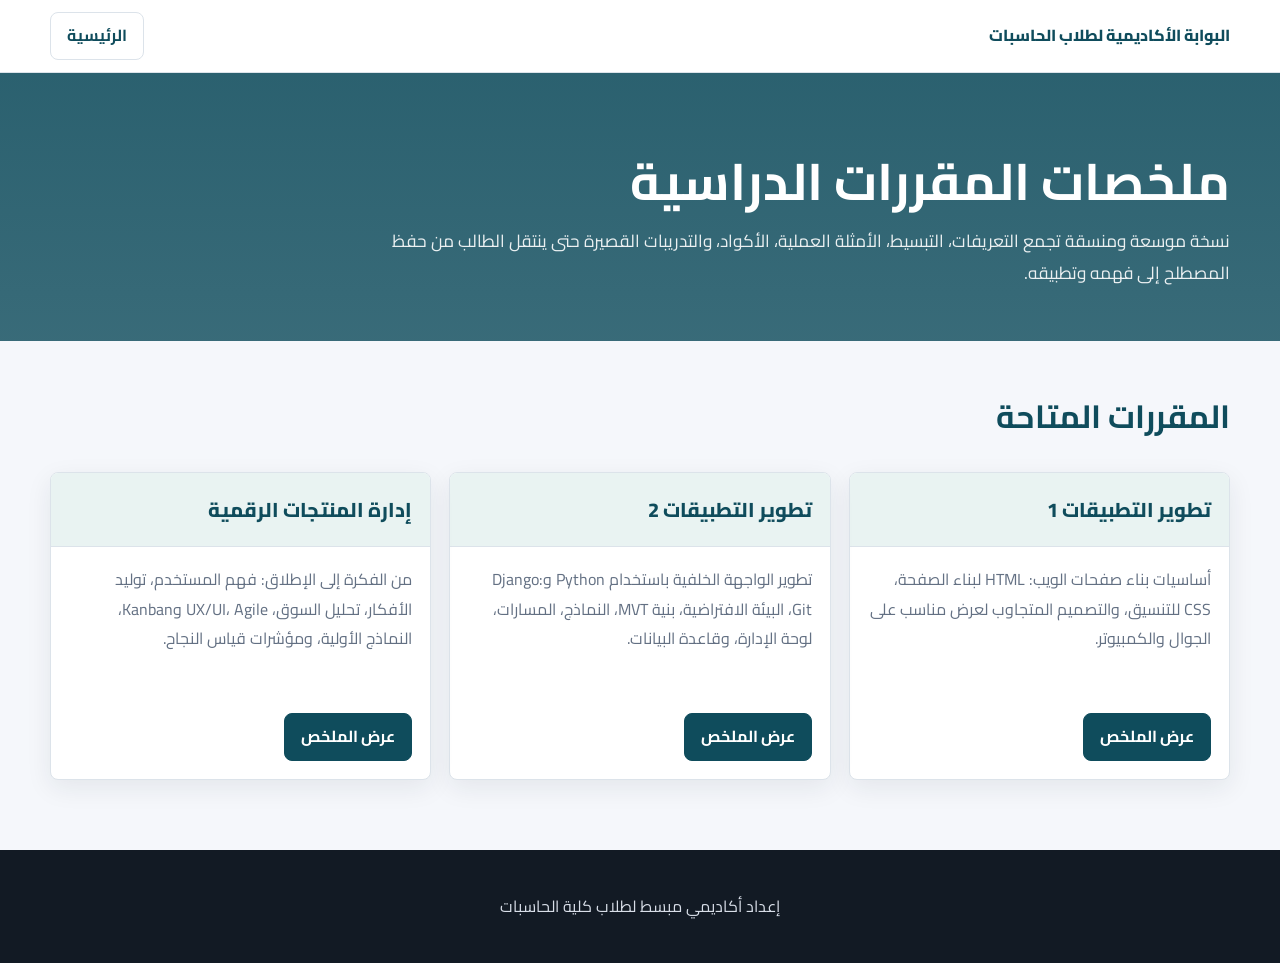
<file: index.html>
<!DOCTYPE html>
<html lang="ar" dir="rtl">
<head>
  <meta charset="UTF-8">
  <meta name="viewport" content="width=device-width, initial-scale=1.0">
  <title>البوابة الأكاديمية - ملخصات مواد الحاسبات</title>
  <meta name="description" content="ملخصات أكاديمية مشروحة لطلاب كلية الحاسبات في تطوير التطبيقات وإدارة المنتجات الرقمية.">
  <link rel="stylesheet" href="styles.css">
</head>
<body>
  <header>
    <div class="container header-content">
      <div class="header-title">البوابة الأكاديمية لطلاب الحاسبات</div>
      <ul class="nav-links">
        <li><a href="index.html">الرئيسية</a></li>
      </ul>
    </div>
  </header>

  <main>
    <section class="hero">
      <div class="container">
        <h1>ملخصات المقررات الدراسية</h1>
        <p>نسخة موسعة ومنسقة تجمع التعريفات، التبسيط، الأمثلة العملية، الأكواد، والتدريبات القصيرة حتى ينتقل الطالب من حفظ المصطلح إلى فهمه وتطبيقه.</p>
      </div>
    </section>

    <section class="courses-section container">
      <h2 class="section-title">المقررات المتاحة</h2>
      <div class="grid">
        <article class="card">
          <div class="card-header">
            <div class="card-title">تطوير التطبيقات 1</div>
          </div>
          <div class="card-body">
            <p class="card-text">أساسيات بناء صفحات الويب: HTML لبناء الصفحة، CSS للتنسيق، والتصميم المتجاوب لعرض مناسب على الجوال والكمبيوتر.</p>
            <a href="app-dev-1.html" class="btn">عرض الملخص</a>
          </div>
        </article>

        <article class="card">
          <div class="card-header">
            <div class="card-title">تطوير التطبيقات 2</div>
          </div>
          <div class="card-body">
            <p class="card-text">تطوير الواجهة الخلفية باستخدام Python وDjango: Git، البيئة الافتراضية، بنية MVT، النماذج، المسارات، لوحة الإدارة، وقاعدة البيانات.</p>
            <a href="app-dev-2.html" class="btn">عرض الملخص</a>
          </div>
        </article>

        <article class="card">
          <div class="card-header">
            <div class="card-title">إدارة المنتجات الرقمية</div>
          </div>
          <div class="card-body">
            <p class="card-text">من الفكرة إلى الإطلاق: فهم المستخدم، توليد الأفكار، تحليل السوق، UX/UI، Agile وKanban، النماذج الأولية، ومؤشرات قياس النجاح.</p>
            <a href="product-management.html" class="btn">عرض الملخص</a>
          </div>
        </article>
      </div>
    </section>
  </main>

  <footer>
    <div class="container">
      <p>إعداد أكاديمي مبسط لطلاب كلية الحاسبات</p>
    </div>
  </footer>
</body>
</html>
</file>
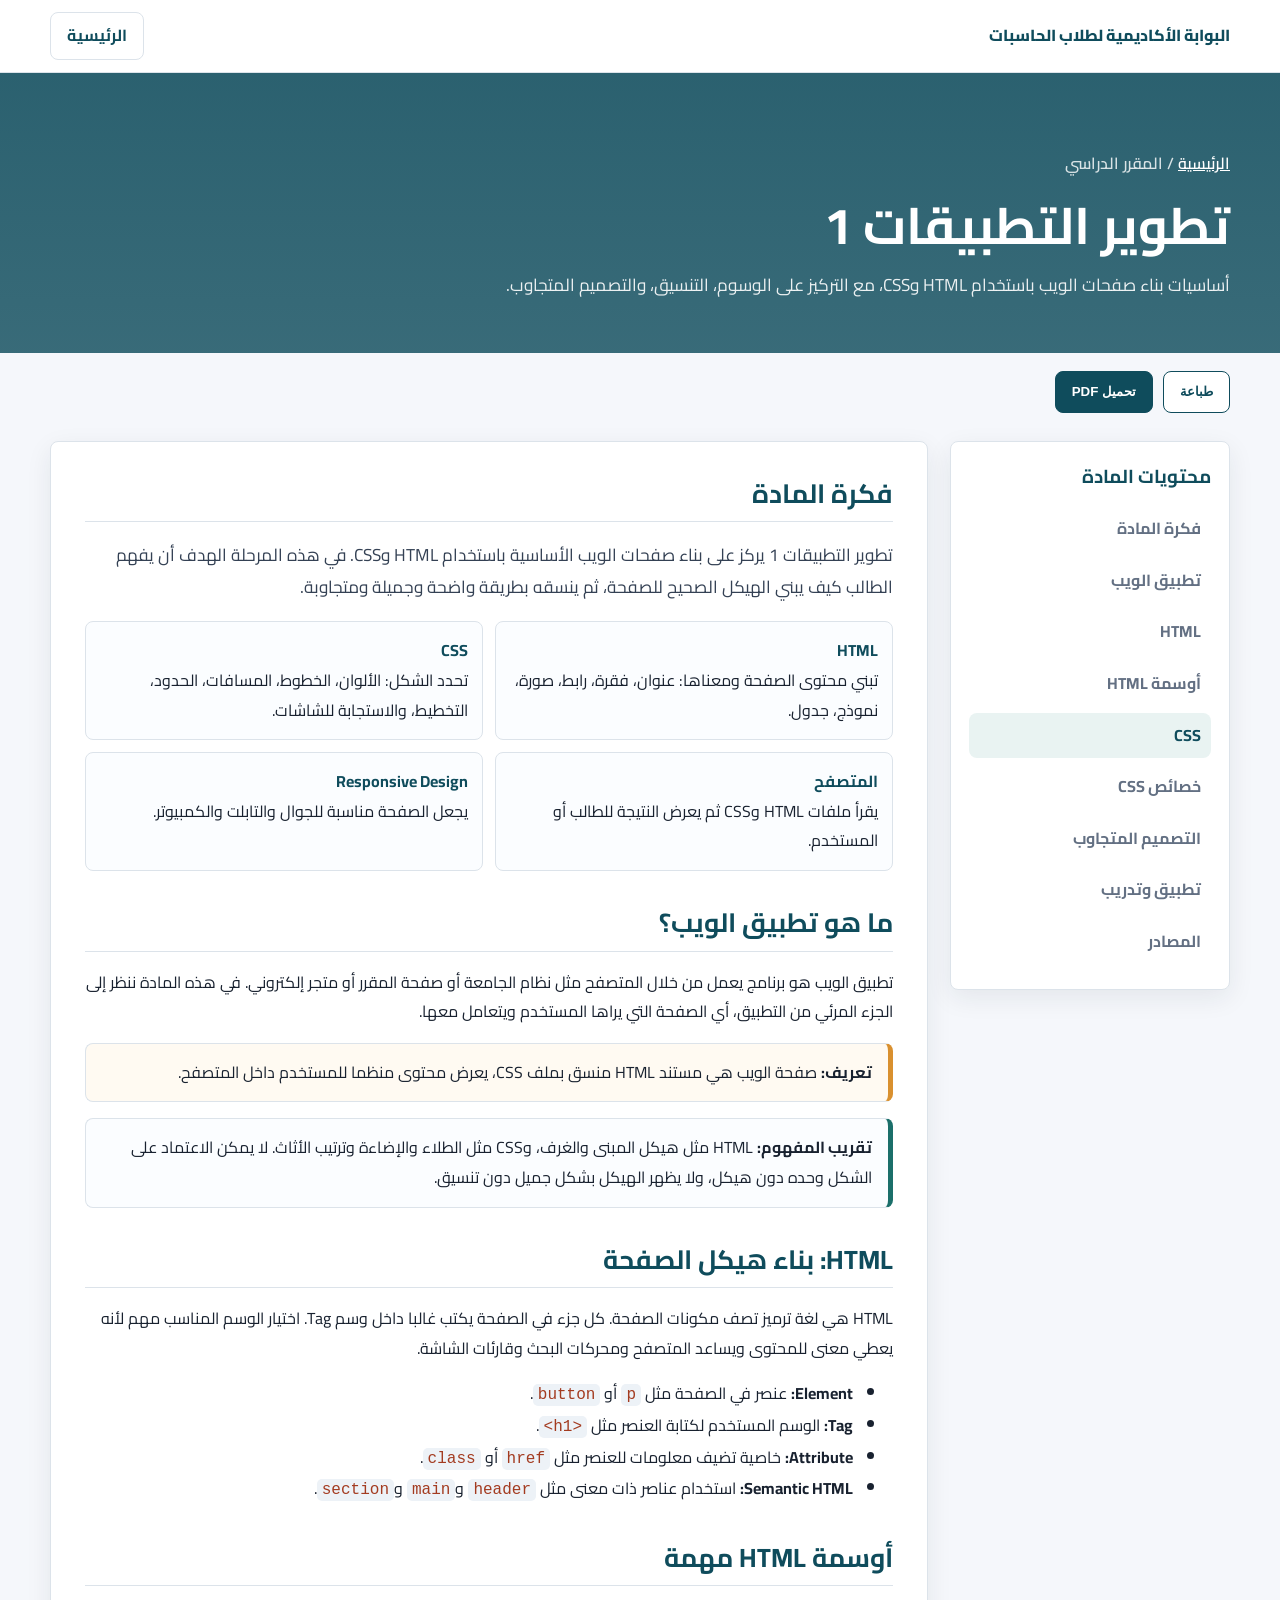
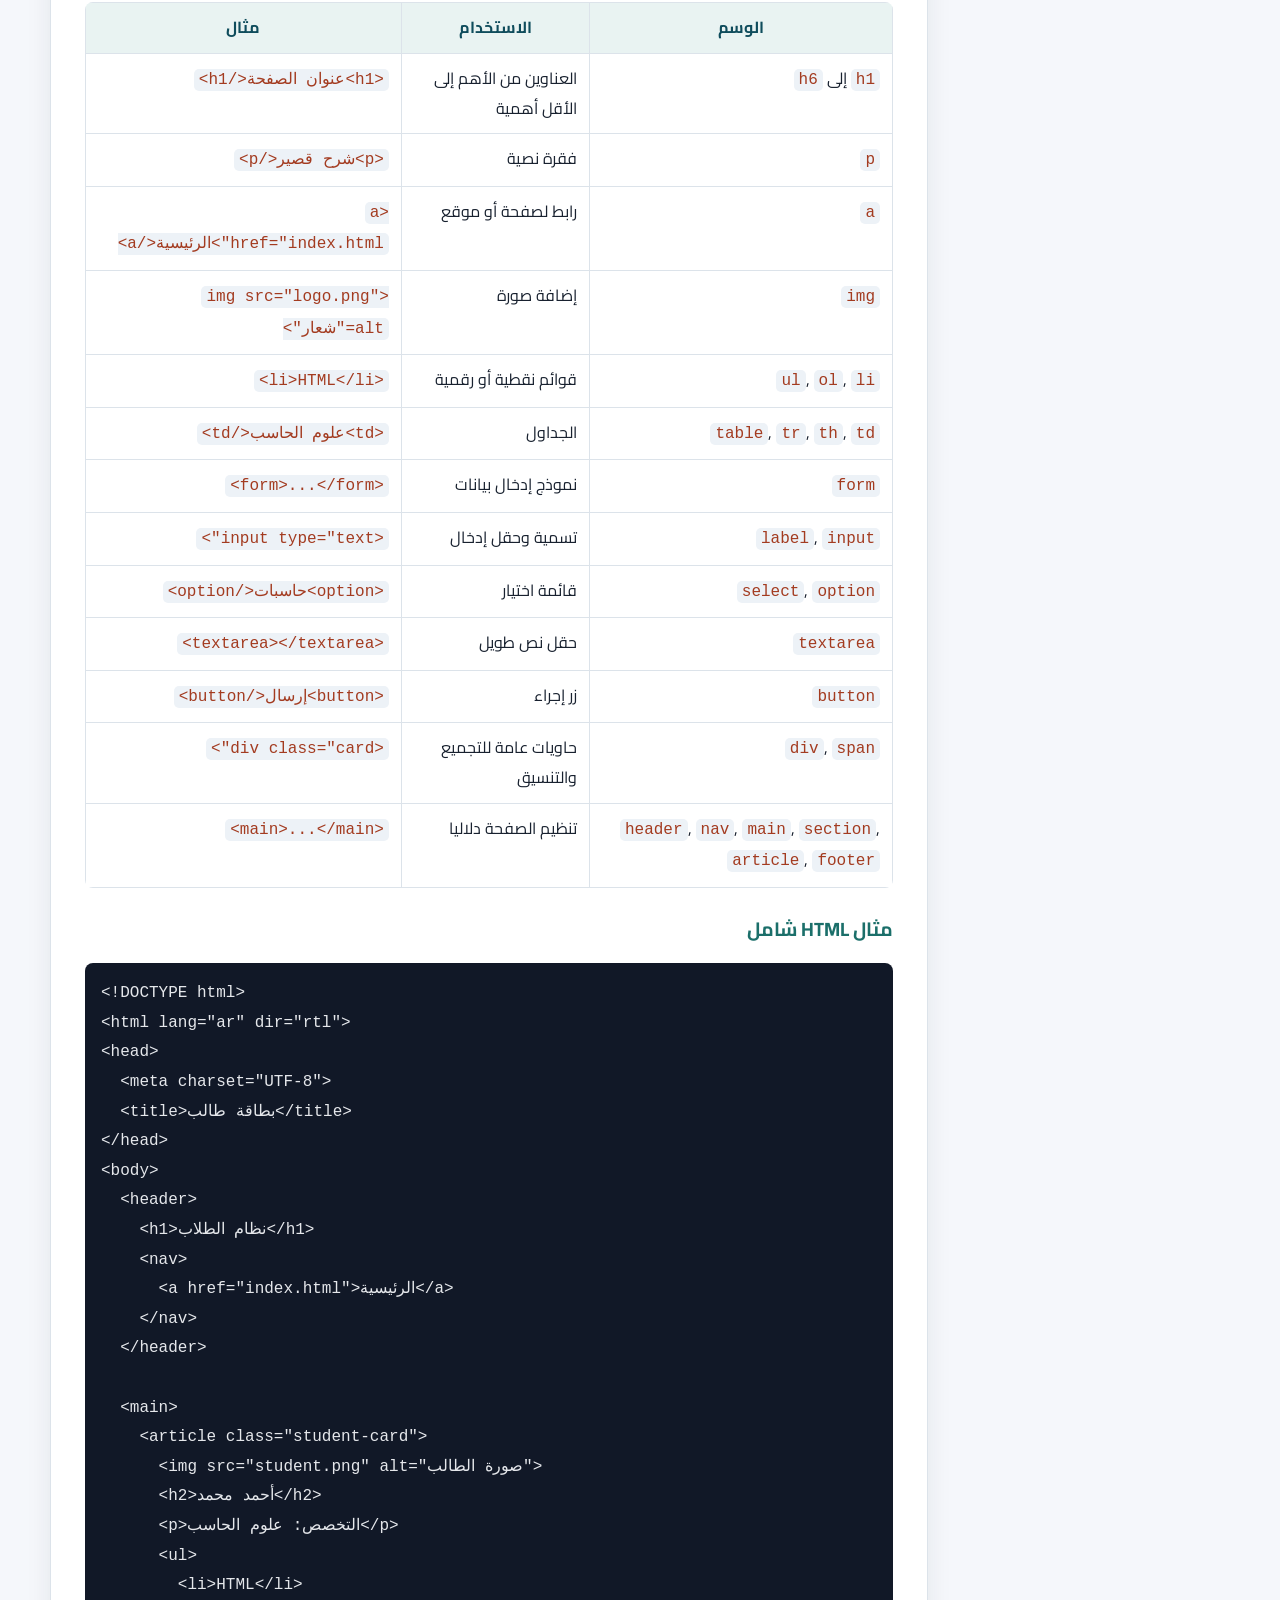
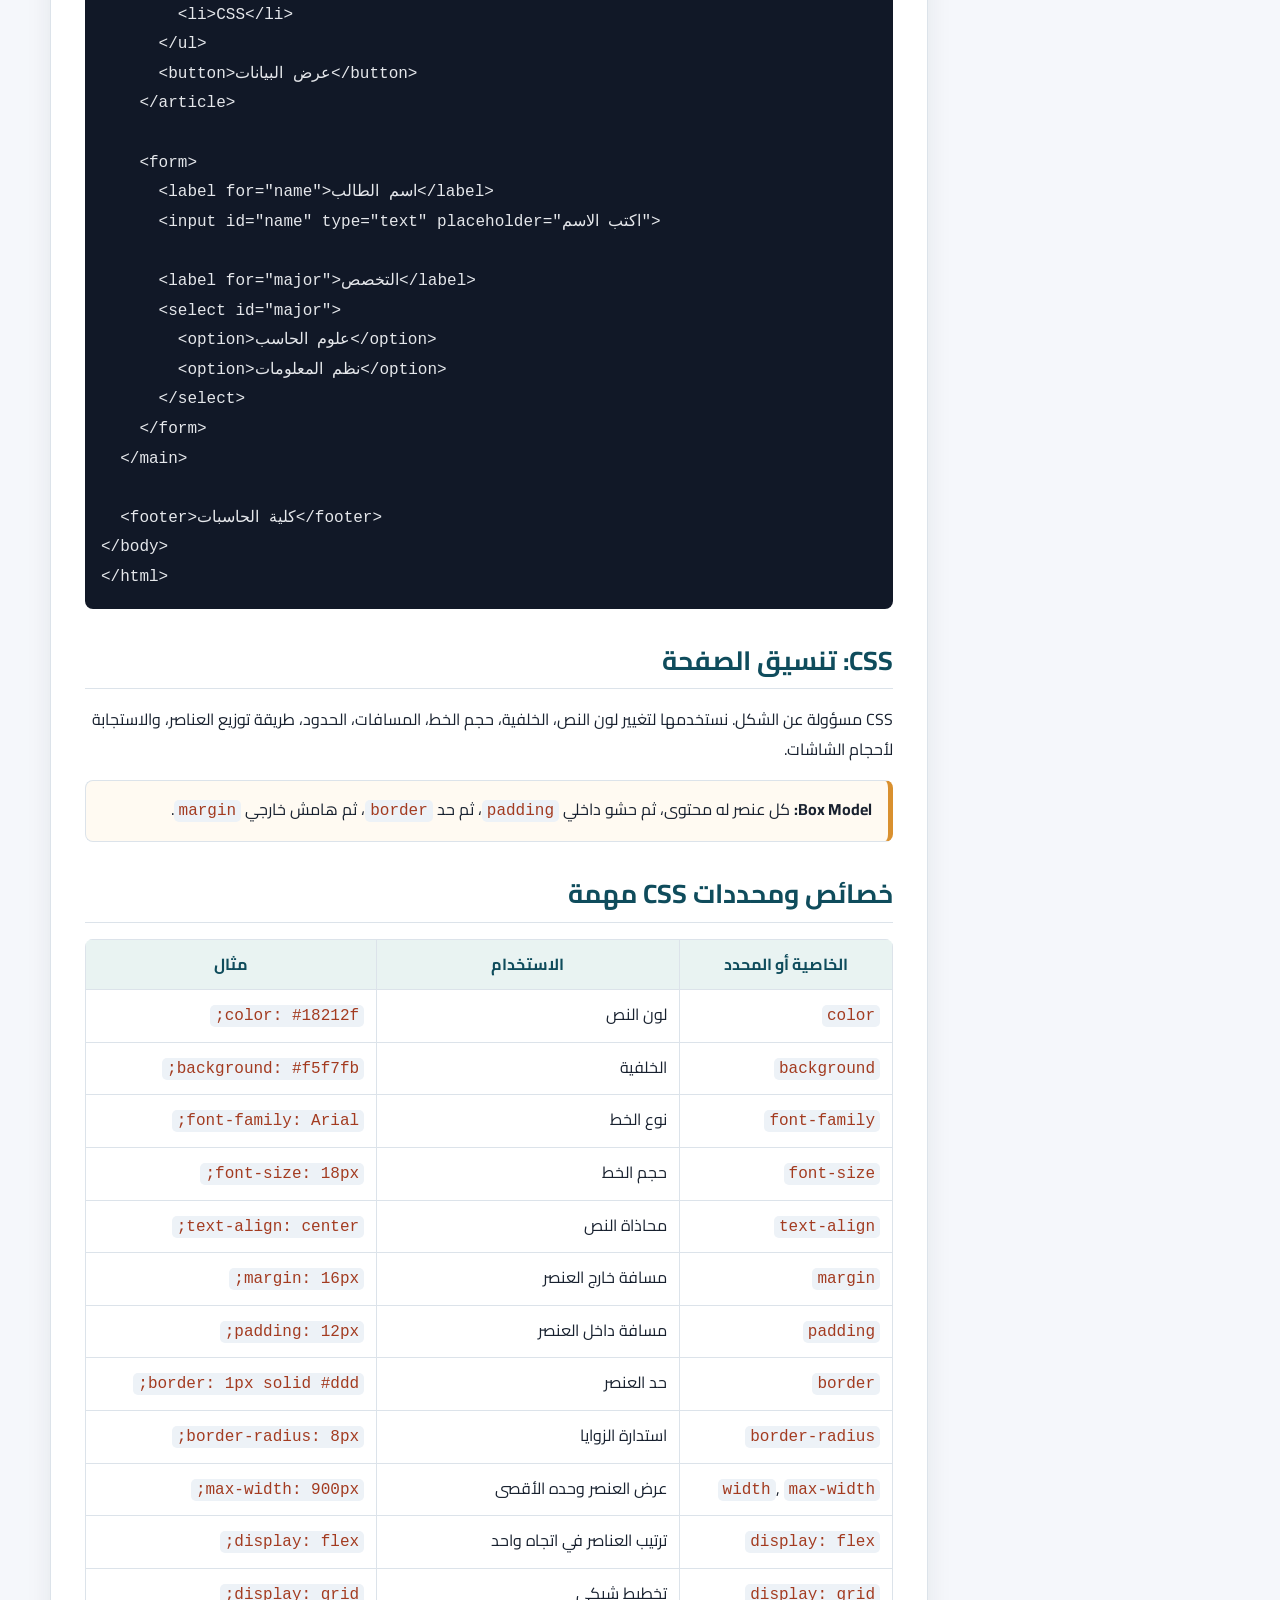
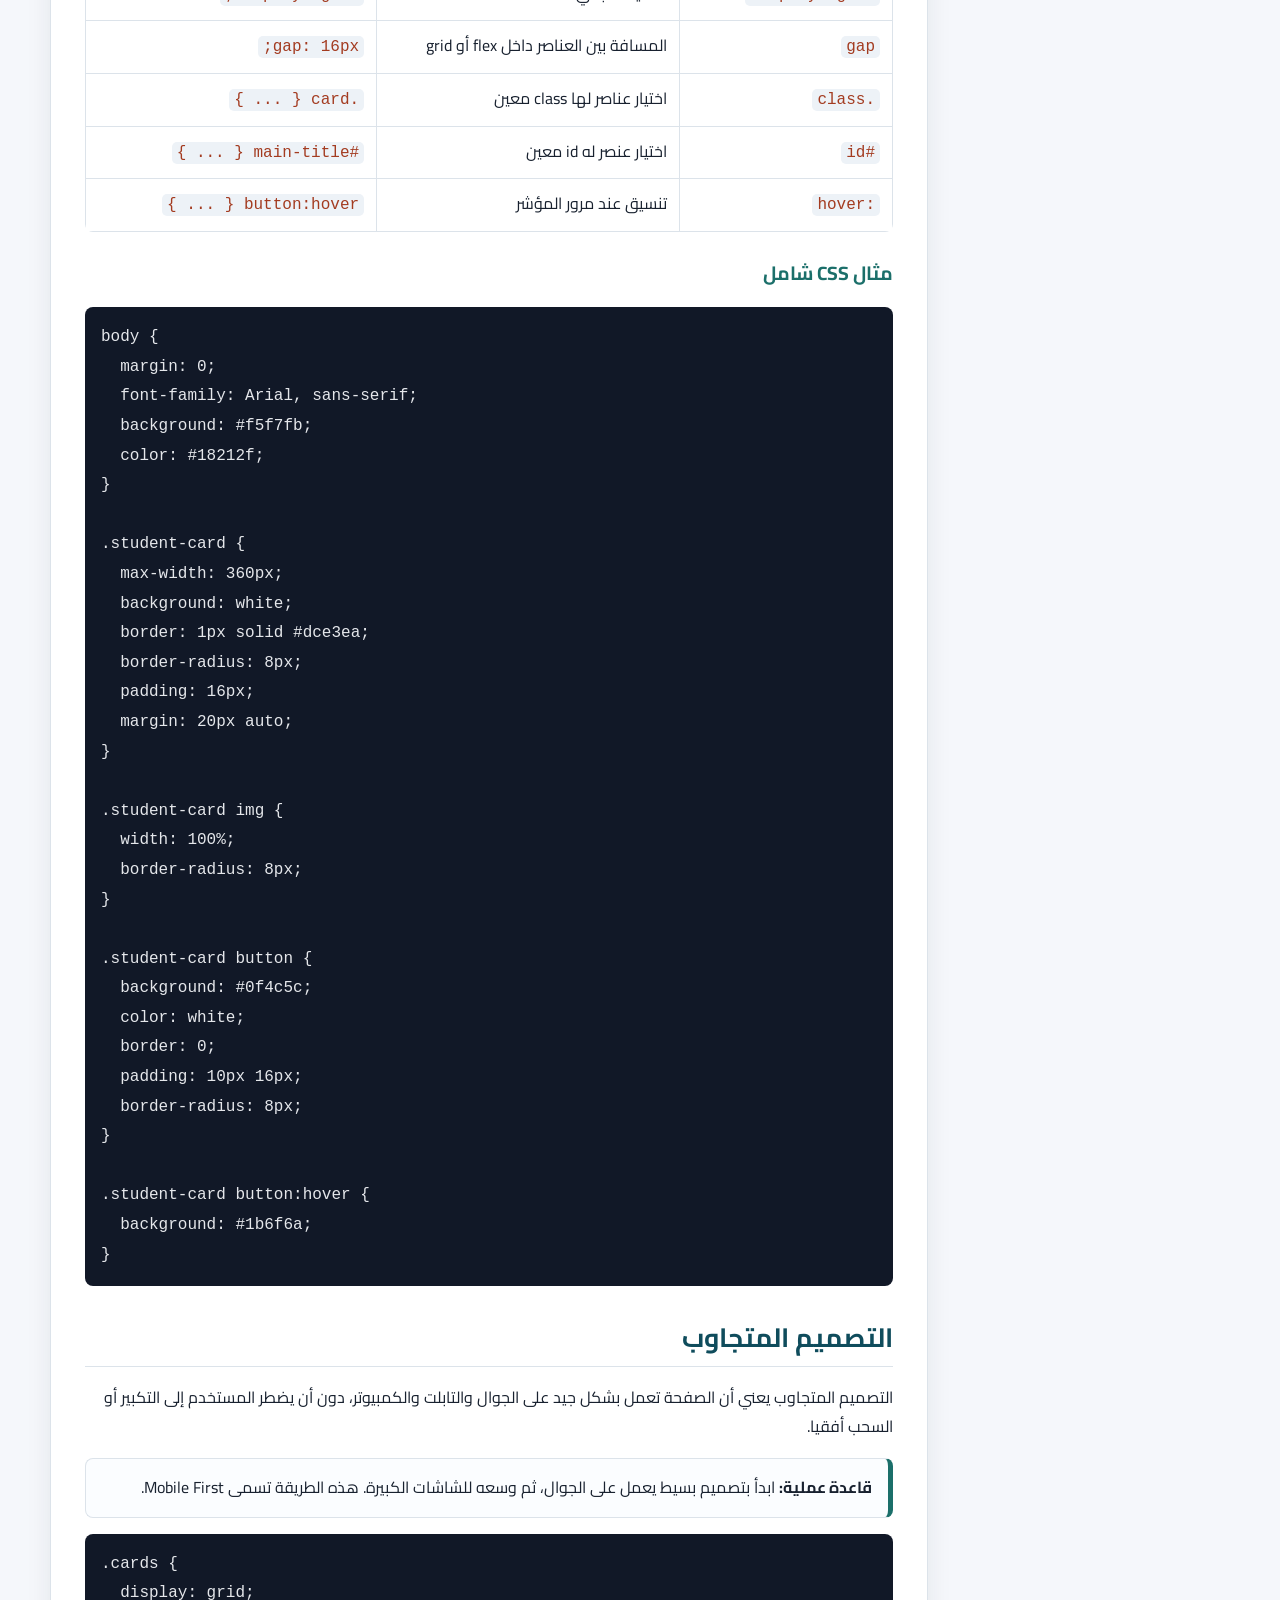
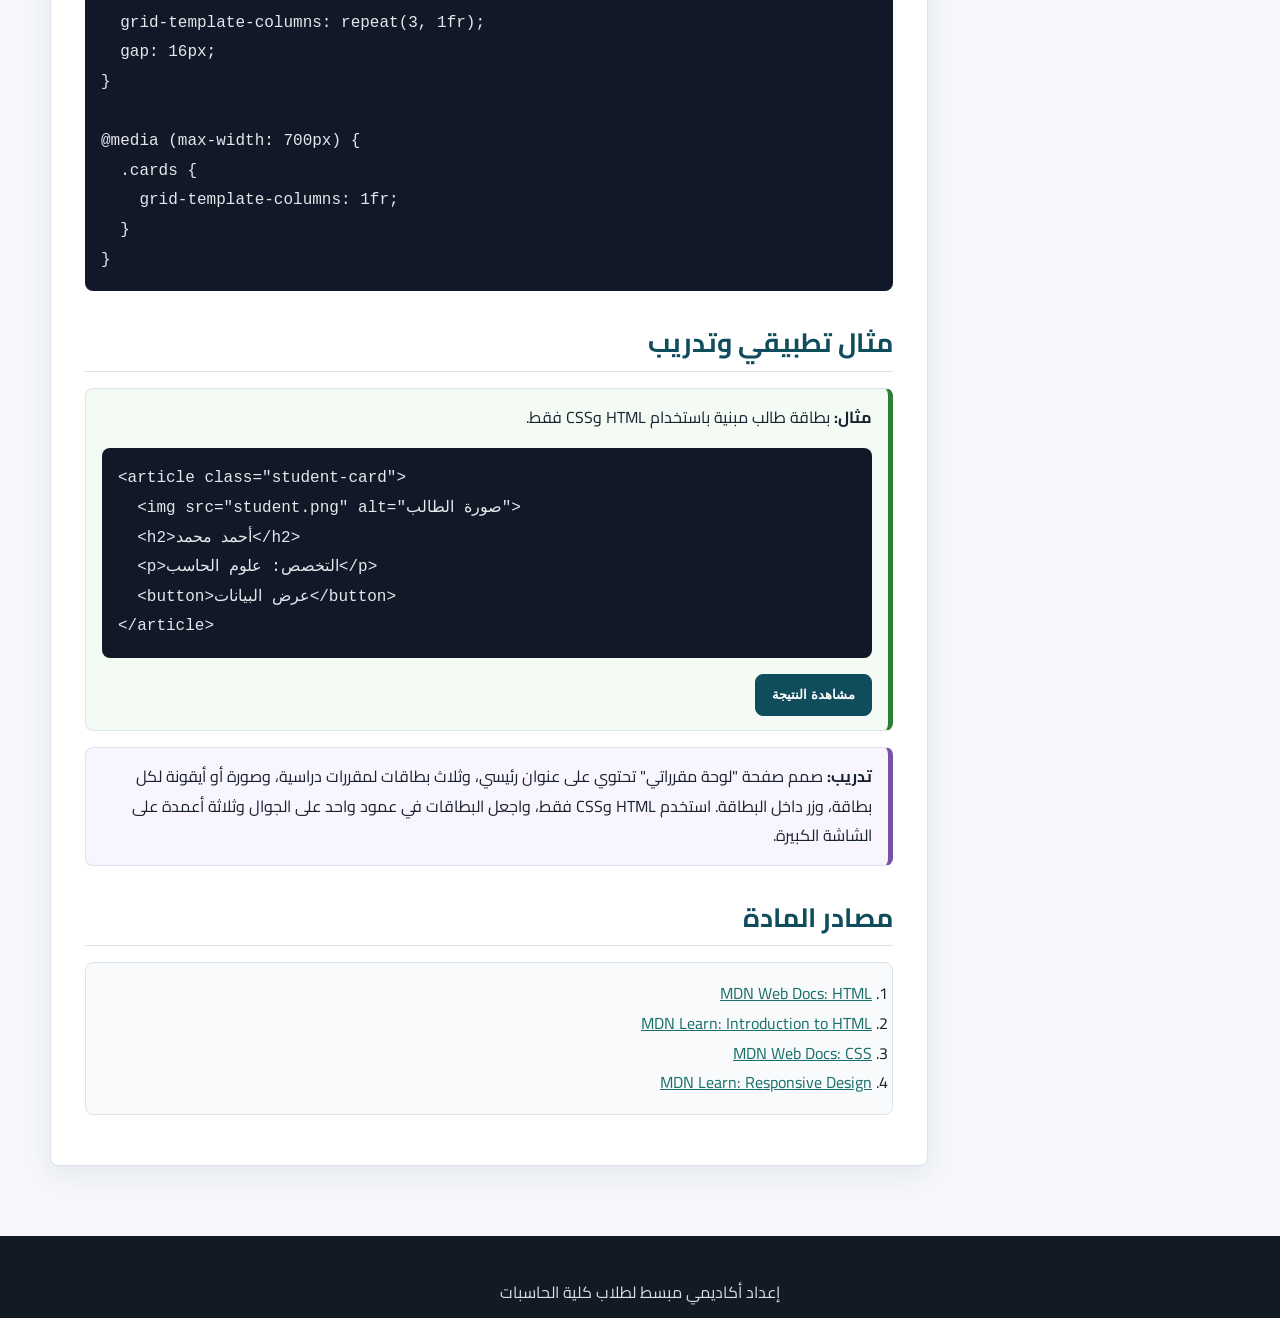
<file: app-dev-1.html>
<!DOCTYPE html>
<html lang="ar" dir="rtl">
<head>
  <meta charset="UTF-8">
  <meta name="viewport" content="width=device-width, initial-scale=1.0">
  <title>تطوير التطبيقات 1 - HTML وCSS</title>
  <meta name="description" content="ملخص موسع لمادة تطوير التطبيقات 1 يشمل HTML وCSS والتصميم المتجاوب.">
  <link rel="stylesheet" href="styles.css">
</head>
<body>
  <header>
    <div class="container header-content">
      <div class="header-title">البوابة الأكاديمية لطلاب الحاسبات</div>
      <ul class="nav-links">
        <li><a href="index.html">الرئيسية</a></li>
      </ul>
    </div>
  </header>

  <section class="course-header">
    <div class="container">
      <div class="breadcrumb"><a href="index.html">الرئيسية</a> / المقرر الدراسي</div>
      <h1>تطوير التطبيقات 1</h1>
      <p class="course-subtitle">أساسيات بناء صفحات الويب باستخدام HTML وCSS، مع التركيز على الوسوم، التنسيق، والتصميم المتجاوب.</p>
    </div>
  </section>

  <div class="container page-actions">
    <button class="btn btn-secondary" type="button" data-print-page>طباعة</button>
    <button class="btn" type="button" data-download-pdf>تحميل PDF</button>
  </div>

  <main class="container content-wrapper">
    <aside>
      <nav class="toc">
        <h3>محتويات المادة</h3>
        <ul>
          <li><a href="#idea">فكرة المادة</a></li>
          <li><a href="#webapp">تطبيق الويب</a></li>
          <li><a href="#html">HTML</a></li>
          <li><a href="#html-tags">أوسمة HTML</a></li>
          <li><a href="#css">CSS</a></li>
          <li><a href="#css-more">خصائص CSS</a></li>
          <li><a href="#responsive">التصميم المتجاوب</a></li>
          <li><a href="#practice">تطبيق وتدريب</a></li>
          <li><a href="#sources">المصادر</a></li>
        </ul>
      </nav>
    </aside>

    <section class="course-content">
      <h2 id="idea">فكرة المادة</h2>
      <p class="lead">تطوير التطبيقات 1 يركز على بناء صفحات الويب الأساسية باستخدام HTML وCSS. في هذه المرحلة الهدف أن يفهم الطالب كيف يبني الهيكل الصحيح للصفحة، ثم ينسقه بطريقة واضحة وجميلة ومتجاوبة.</p>
      <div class="key-grid">
        <div class="mini-card"><strong>HTML</strong><br>تبني محتوى الصفحة ومعناها: عنوان، فقرة، رابط، صورة، نموذج، جدول.</div>
        <div class="mini-card"><strong>CSS</strong><br>تحدد الشكل: الألوان، الخطوط، المسافات، الحدود، التخطيط، والاستجابة للشاشات.</div>
        <div class="mini-card"><strong>المتصفح</strong><br>يقرأ ملفات HTML وCSS ثم يعرض النتيجة للطالب أو المستخدم.</div>
        <div class="mini-card"><strong>Responsive Design</strong><br>يجعل الصفحة مناسبة للجوال والتابلت والكمبيوتر.</div>
      </div>

      <h2 id="webapp">ما هو تطبيق الويب؟</h2>
      <p>تطبيق الويب هو برنامج يعمل من خلال المتصفح مثل نظام الجامعة أو صفحة المقرر أو متجر إلكتروني. في هذه المادة ننظر إلى الجزء المرئي من التطبيق، أي الصفحة التي يراها المستخدم ويتعامل معها.</p>
      <div class="definition"><strong>تعريف:</strong> صفحة الويب هي مستند HTML منسق بملف CSS، يعرض محتوى منظما للمستخدم داخل المتصفح.</div>
      <div class="note"><strong>تقريب المفهوم:</strong> HTML مثل هيكل المبنى والغرف، وCSS مثل الطلاء والإضاءة وترتيب الأثاث. لا يمكن الاعتماد على الشكل وحده دون هيكل، ولا يظهر الهيكل بشكل جميل دون تنسيق.</div>

      <h2 id="html">HTML: بناء هيكل الصفحة</h2>
      <p>HTML هي لغة ترميز تصف مكونات الصفحة. كل جزء في الصفحة يكتب غالبا داخل وسم Tag. اختيار الوسم المناسب مهم لأنه يعطي معنى للمحتوى ويساعد المتصفح ومحركات البحث وقارئات الشاشة.</p>
      <ul>
        <li><strong>Element:</strong> عنصر في الصفحة مثل <code>p</code> أو <code>button</code>.</li>
        <li><strong>Tag:</strong> الوسم المستخدم لكتابة العنصر مثل <code>&lt;h1&gt;</code>.</li>
        <li><strong>Attribute:</strong> خاصية تضيف معلومات للعنصر مثل <code>href</code> أو <code>class</code>.</li>
        <li><strong>Semantic HTML:</strong> استخدام عناصر ذات معنى مثل <code>header</code> و<code>main</code> و<code>section</code>.</li>
      </ul>

      <h2 id="html-tags">أوسمة HTML مهمة</h2>
      <table>
        <thead>
          <tr><th>الوسم</th><th>الاستخدام</th><th>مثال</th></tr>
        </thead>
        <tbody>
          <tr><td><code>h1</code> إلى <code>h6</code></td><td>العناوين من الأهم إلى الأقل أهمية</td><td><code>&lt;h1&gt;عنوان الصفحة&lt;/h1&gt;</code></td></tr>
          <tr><td><code>p</code></td><td>فقرة نصية</td><td><code>&lt;p&gt;شرح قصير&lt;/p&gt;</code></td></tr>
          <tr><td><code>a</code></td><td>رابط لصفحة أو موقع</td><td><code>&lt;a href="index.html"&gt;الرئيسية&lt;/a&gt;</code></td></tr>
          <tr><td><code>img</code></td><td>إضافة صورة</td><td><code>&lt;img src="logo.png" alt="شعار"&gt;</code></td></tr>
          <tr><td><code>ul</code>, <code>ol</code>, <code>li</code></td><td>قوائم نقطية أو رقمية</td><td><code>&lt;li&gt;HTML&lt;/li&gt;</code></td></tr>
          <tr><td><code>table</code>, <code>tr</code>, <code>th</code>, <code>td</code></td><td>الجداول</td><td><code>&lt;td&gt;علوم الحاسب&lt;/td&gt;</code></td></tr>
          <tr><td><code>form</code></td><td>نموذج إدخال بيانات</td><td><code>&lt;form&gt;...&lt;/form&gt;</code></td></tr>
          <tr><td><code>label</code>, <code>input</code></td><td>تسمية وحقل إدخال</td><td><code>&lt;input type="text"&gt;</code></td></tr>
          <tr><td><code>select</code>, <code>option</code></td><td>قائمة اختيار</td><td><code>&lt;option&gt;حاسبات&lt;/option&gt;</code></td></tr>
          <tr><td><code>textarea</code></td><td>حقل نص طويل</td><td><code>&lt;textarea&gt;&lt;/textarea&gt;</code></td></tr>
          <tr><td><code>button</code></td><td>زر إجراء</td><td><code>&lt;button&gt;إرسال&lt;/button&gt;</code></td></tr>
          <tr><td><code>div</code>, <code>span</code></td><td>حاويات عامة للتجميع والتنسيق</td><td><code>&lt;div class="card"&gt;</code></td></tr>
          <tr><td><code>header</code>, <code>nav</code>, <code>main</code>, <code>section</code>, <code>article</code>, <code>footer</code></td><td>تنظيم الصفحة دلاليا</td><td><code>&lt;main&gt;...&lt;/main&gt;</code></td></tr>
        </tbody>
      </table>

      <h3>مثال HTML شامل</h3>
      <pre><code>&lt;!DOCTYPE html&gt;
&lt;html lang="ar" dir="rtl"&gt;
&lt;head&gt;
  &lt;meta charset="UTF-8"&gt;
  &lt;title&gt;بطاقة طالب&lt;/title&gt;
&lt;/head&gt;
&lt;body&gt;
  &lt;header&gt;
    &lt;h1&gt;نظام الطلاب&lt;/h1&gt;
    &lt;nav&gt;
      &lt;a href="index.html"&gt;الرئيسية&lt;/a&gt;
    &lt;/nav&gt;
  &lt;/header&gt;

  &lt;main&gt;
    &lt;article class="student-card"&gt;
      &lt;img src="student.png" alt="صورة الطالب"&gt;
      &lt;h2&gt;أحمد محمد&lt;/h2&gt;
      &lt;p&gt;التخصص: علوم الحاسب&lt;/p&gt;
      &lt;ul&gt;
        &lt;li&gt;HTML&lt;/li&gt;
        &lt;li&gt;CSS&lt;/li&gt;
      &lt;/ul&gt;
      &lt;button&gt;عرض البيانات&lt;/button&gt;
    &lt;/article&gt;

    &lt;form&gt;
      &lt;label for="name"&gt;اسم الطالب&lt;/label&gt;
      &lt;input id="name" type="text" placeholder="اكتب الاسم"&gt;

      &lt;label for="major"&gt;التخصص&lt;/label&gt;
      &lt;select id="major"&gt;
        &lt;option&gt;علوم الحاسب&lt;/option&gt;
        &lt;option&gt;نظم المعلومات&lt;/option&gt;
      &lt;/select&gt;
    &lt;/form&gt;
  &lt;/main&gt;

  &lt;footer&gt;كلية الحاسبات&lt;/footer&gt;
&lt;/body&gt;
&lt;/html&gt;</code></pre>

      <h2 id="css">CSS: تنسيق الصفحة</h2>
      <p>CSS مسؤولة عن الشكل. نستخدمها لتغيير لون النص، الخلفية، حجم الخط، المسافات، الحدود، طريقة توزيع العناصر، والاستجابة لأحجام الشاشات.</p>
      <div class="definition"><strong>Box Model:</strong> كل عنصر له محتوى، ثم حشو داخلي <code>padding</code>، ثم حد <code>border</code>، ثم هامش خارجي <code>margin</code>.</div>

      <h2 id="css-more">خصائص ومحددات CSS مهمة</h2>
      <table>
        <thead>
          <tr><th>الخاصية أو المحدد</th><th>الاستخدام</th><th>مثال</th></tr>
        </thead>
        <tbody>
          <tr><td><code>color</code></td><td>لون النص</td><td><code>color: #18212f;</code></td></tr>
          <tr><td><code>background</code></td><td>الخلفية</td><td><code>background: #f5f7fb;</code></td></tr>
          <tr><td><code>font-family</code></td><td>نوع الخط</td><td><code>font-family: Arial;</code></td></tr>
          <tr><td><code>font-size</code></td><td>حجم الخط</td><td><code>font-size: 18px;</code></td></tr>
          <tr><td><code>text-align</code></td><td>محاذاة النص</td><td><code>text-align: center;</code></td></tr>
          <tr><td><code>margin</code></td><td>مسافة خارج العنصر</td><td><code>margin: 16px;</code></td></tr>
          <tr><td><code>padding</code></td><td>مسافة داخل العنصر</td><td><code>padding: 12px;</code></td></tr>
          <tr><td><code>border</code></td><td>حد العنصر</td><td><code>border: 1px solid #ddd;</code></td></tr>
          <tr><td><code>border-radius</code></td><td>استدارة الزوايا</td><td><code>border-radius: 8px;</code></td></tr>
          <tr><td><code>width</code>, <code>max-width</code></td><td>عرض العنصر وحده الأقصى</td><td><code>max-width: 900px;</code></td></tr>
          <tr><td><code>display: flex</code></td><td>ترتيب العناصر في اتجاه واحد</td><td><code>display: flex;</code></td></tr>
          <tr><td><code>display: grid</code></td><td>تخطيط شبكي</td><td><code>display: grid;</code></td></tr>
          <tr><td><code>gap</code></td><td>المسافة بين العناصر داخل flex أو grid</td><td><code>gap: 16px;</code></td></tr>
          <tr><td><code>.class</code></td><td>اختيار عناصر لها class معين</td><td><code>.card { ... }</code></td></tr>
          <tr><td><code>#id</code></td><td>اختيار عنصر له id معين</td><td><code>#main-title { ... }</code></td></tr>
          <tr><td><code>:hover</code></td><td>تنسيق عند مرور المؤشر</td><td><code>button:hover { ... }</code></td></tr>
        </tbody>
      </table>

      <h3>مثال CSS شامل</h3>
      <pre><code>body {
  margin: 0;
  font-family: Arial, sans-serif;
  background: #f5f7fb;
  color: #18212f;
}

.student-card {
  max-width: 360px;
  background: white;
  border: 1px solid #dce3ea;
  border-radius: 8px;
  padding: 16px;
  margin: 20px auto;
}

.student-card img {
  width: 100%;
  border-radius: 8px;
}

.student-card button {
  background: #0f4c5c;
  color: white;
  border: 0;
  padding: 10px 16px;
  border-radius: 8px;
}

.student-card button:hover {
  background: #1b6f6a;
}</code></pre>

      <h2 id="responsive">التصميم المتجاوب</h2>
      <p>التصميم المتجاوب يعني أن الصفحة تعمل بشكل جيد على الجوال والتابلت والكمبيوتر، دون أن يضطر المستخدم إلى التكبير أو السحب أفقيا.</p>
      <div class="note"><strong>قاعدة عملية:</strong> ابدأ بتصميم بسيط يعمل على الجوال، ثم وسعه للشاشات الكبيرة. هذه الطريقة تسمى Mobile First.</div>
      <pre><code>.cards {
  display: grid;
  grid-template-columns: repeat(3, 1fr);
  gap: 16px;
}

@media (max-width: 700px) {
  .cards {
    grid-template-columns: 1fr;
  }
}</code></pre>

      <h2 id="practice">مثال تطبيقي وتدريب</h2>
      <div class="example">
        <strong>مثال:</strong> بطاقة طالب مبنية باستخدام HTML وCSS فقط.
        <pre><code>&lt;article class="student-card"&gt;
  &lt;img src="student.png" alt="صورة الطالب"&gt;
  &lt;h2&gt;أحمد محمد&lt;/h2&gt;
  &lt;p&gt;التخصص: علوم الحاسب&lt;/p&gt;
  &lt;button&gt;عرض البيانات&lt;/button&gt;
&lt;/article&gt;</code></pre>
        <button class="btn" type="button" data-result-modal>مشاهدة النتيجة</button>
      </div>

      <div class="task"><strong>تدريب:</strong> صمم صفحة "لوحة مقرراتي" تحتوي على عنوان رئيسي، وثلاث بطاقات لمقررات دراسية، وصورة أو أيقونة لكل بطاقة، وزر داخل البطاقة. استخدم HTML وCSS فقط، واجعل البطاقات في عمود واحد على الجوال وثلاثة أعمدة على الشاشة الكبيرة.</div>

      <h2 id="sources">مصادر المادة</h2>
      <ol class="sources">
        <li><a href="https://developer.mozilla.org/en-US/docs/Web/HTML">MDN Web Docs: HTML</a></li>
        <li><a href="https://developer.mozilla.org/en-US/docs/Learn/HTML/Introduction_to_HTML">MDN Learn: Introduction to HTML</a></li>
        <li><a href="https://developer.mozilla.org/en-US/docs/Web/CSS">MDN Web Docs: CSS</a></li>
        <li><a href="https://developer.mozilla.org/en-US/docs/Learn/CSS/CSS_layout/Responsive_Design">MDN Learn: Responsive Design</a></li>
      </ol>
    </section>
  </main>

  <div class="result-modal" id="resultModal" hidden>
    <div class="result-modal__backdrop" data-close-modal></div>
    <div class="result-modal__dialog" role="dialog" aria-modal="true" aria-labelledby="resultTitle">
      <button class="result-modal__close" type="button" data-close-modal aria-label="إغلاق">×</button>
      <h2 id="resultTitle">نتيجة المثال</h2>
      <article class="student-preview">
        <div class="student-preview__image">صورة الطالب</div>
        <h3>أحمد محمد</h3>
        <p>التخصص: علوم الحاسب</p>
        <button type="button">عرض البيانات</button>
      </article>
    </div>
  </div>

  <footer>
    <div class="container"><p>إعداد أكاديمي مبسط لطلاب كلية الحاسبات</p></div>
  </footer>
  <script src="script.js"></script>
</body>
</html>
</file>
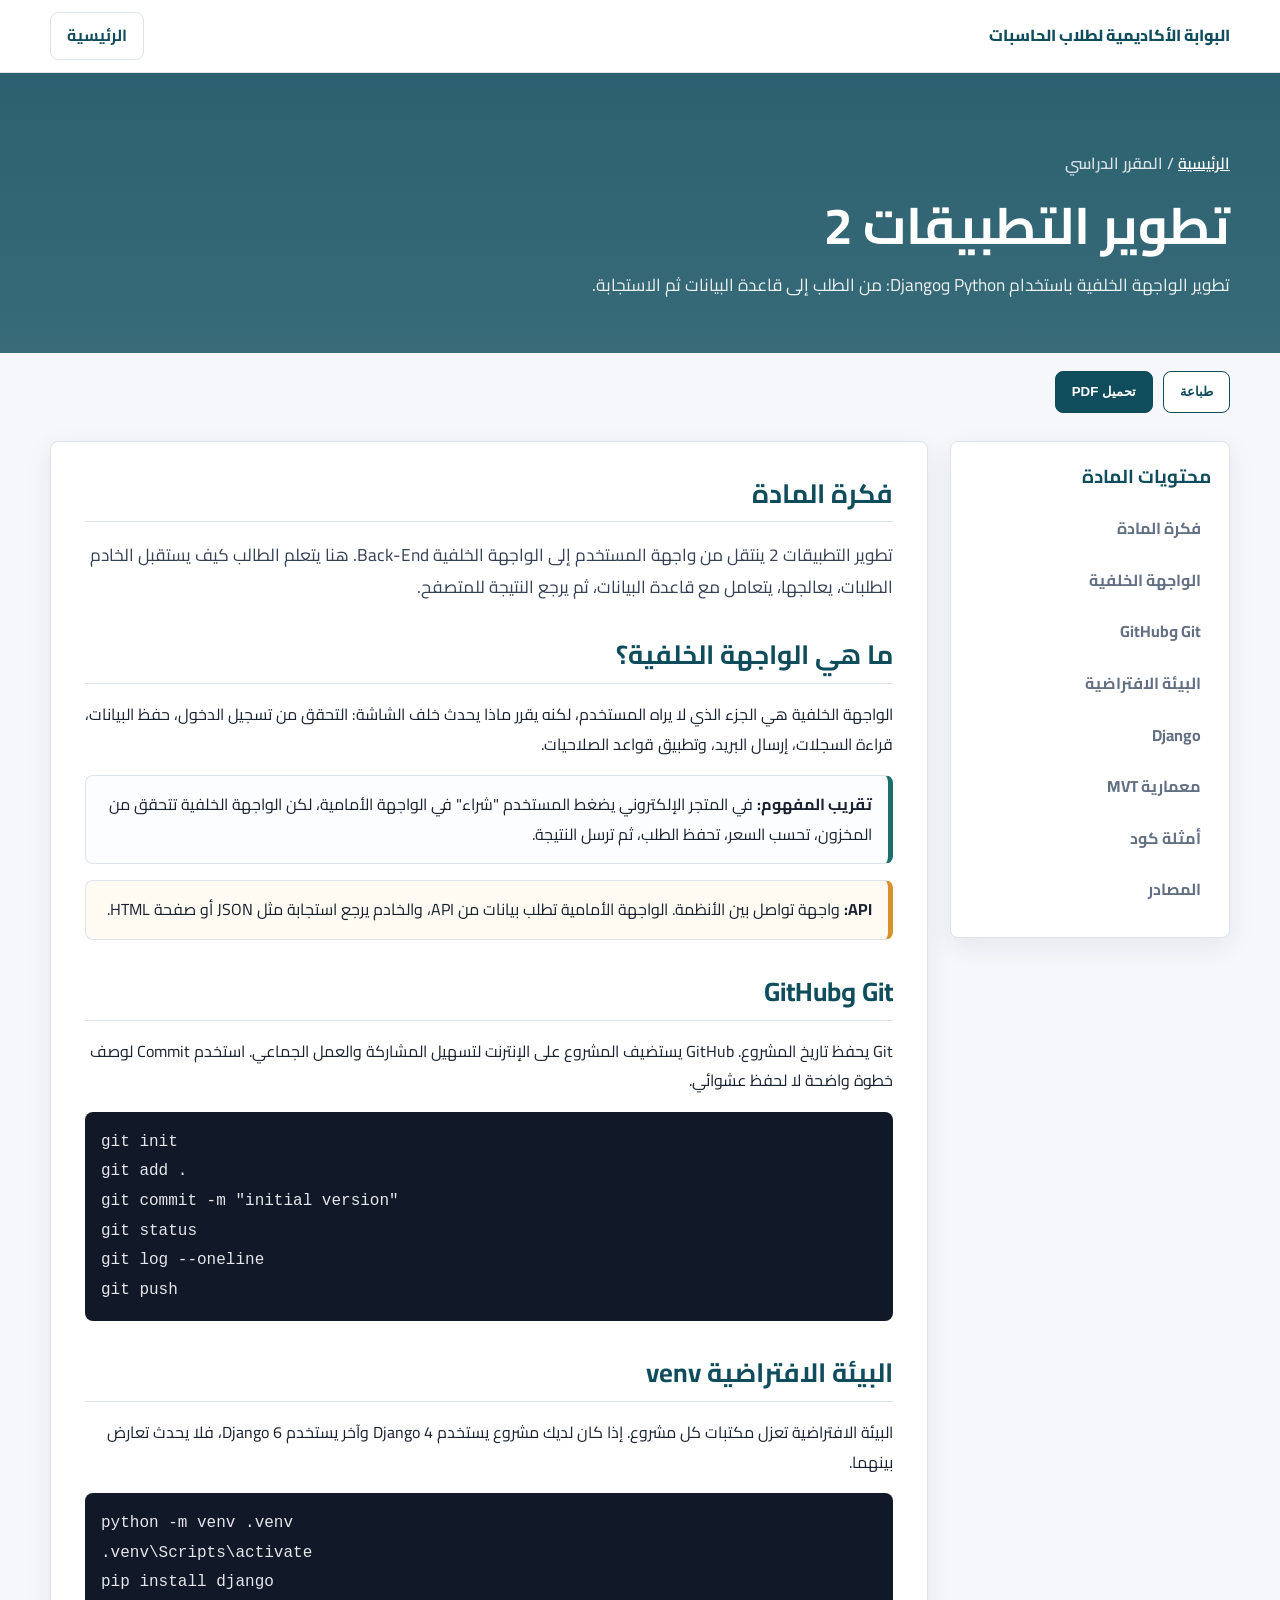
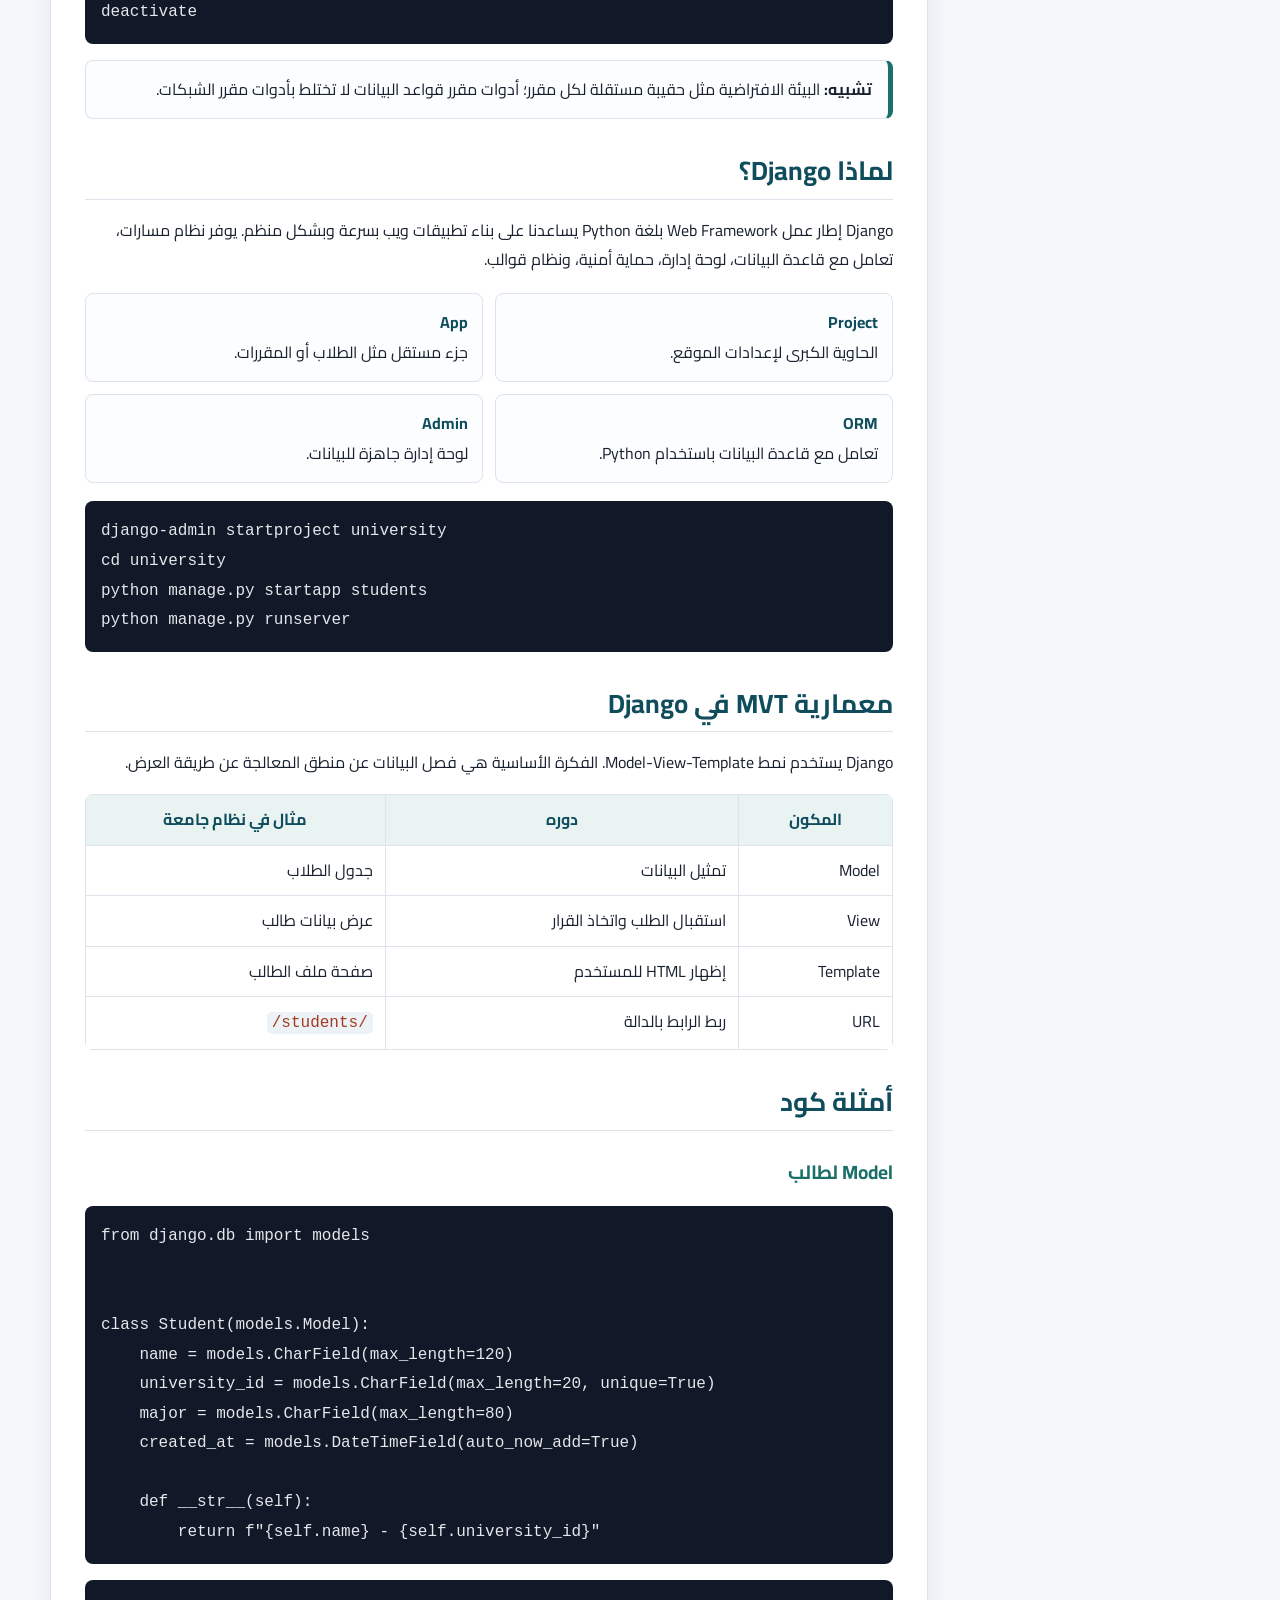
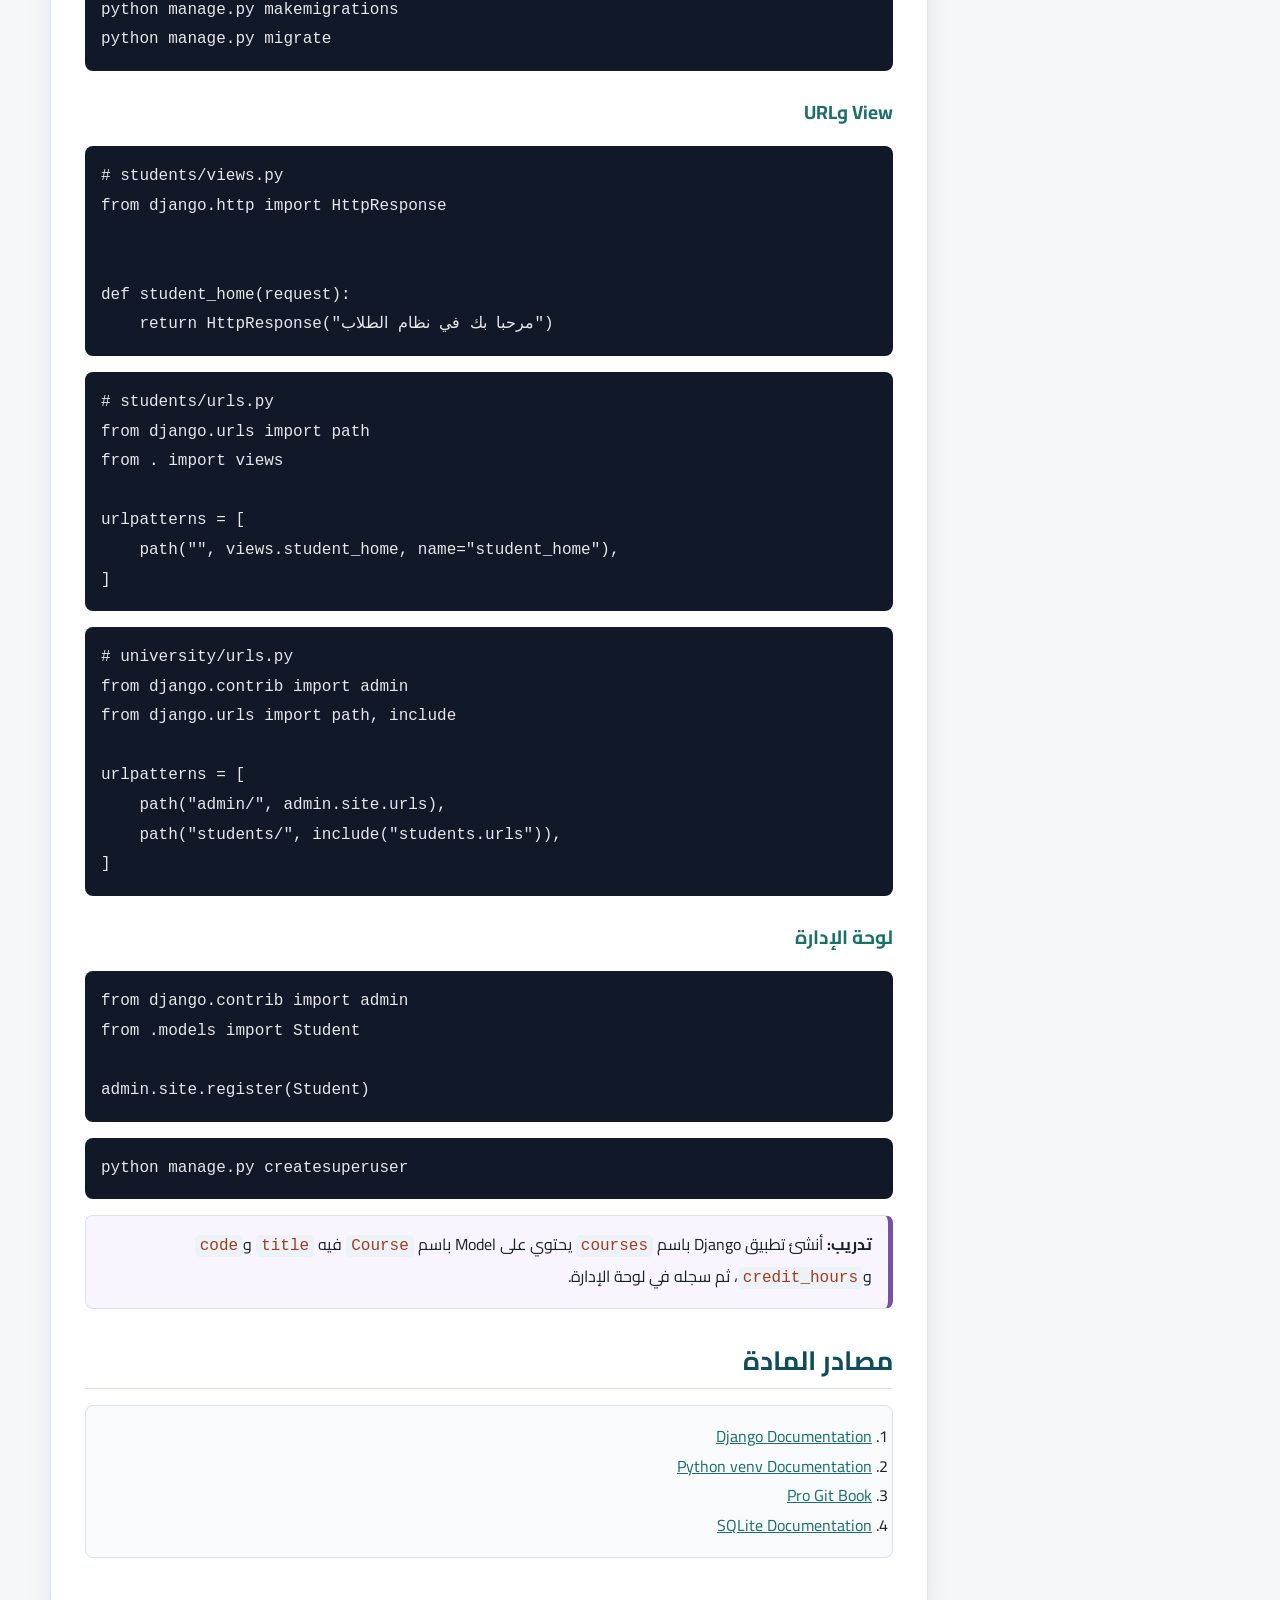
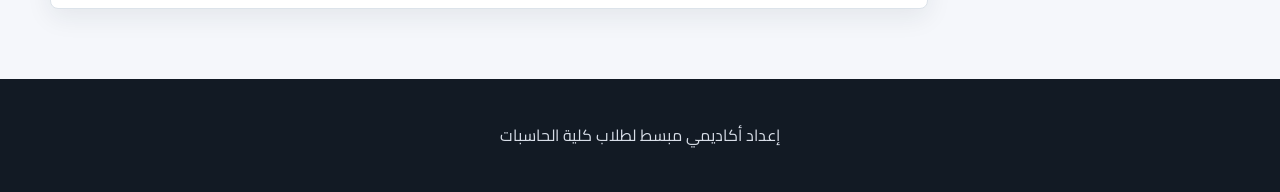
<file: app-dev-2.html>
<!DOCTYPE html>
<html lang="ar" dir="rtl">
<head>
  <meta charset="UTF-8">
  <meta name="viewport" content="width=device-width, initial-scale=1.0">
  <title>تطوير التطبيقات 2 - Django والواجهة الخلفية</title>
  <meta name="description" content="ملخص موسع لمادة تطوير التطبيقات 2 باستخدام Python وDjango وقواعد البيانات.">
  <link rel="stylesheet" href="styles.css">
</head>
<body>
  <header>
    <div class="container header-content">
      <div class="header-title">البوابة الأكاديمية لطلاب الحاسبات</div>
      <ul class="nav-links">
        <li><a href="index.html">الرئيسية</a></li>
      </ul>
    </div>
  </header>

  <section class="course-header">
    <div class="container">
      <div class="breadcrumb"><a href="index.html">الرئيسية</a> / المقرر الدراسي</div>
      <h1>تطوير التطبيقات 2</h1>
      <p class="course-subtitle">تطوير الواجهة الخلفية باستخدام Python وDjango: من الطلب إلى قاعدة البيانات ثم الاستجابة.</p>
    </div>
  </section>

  <div class="container page-actions">
    <button class="btn btn-secondary" type="button" data-print-page>طباعة</button>
    <button class="btn" type="button" data-download-pdf>تحميل PDF</button>
  </div>

  <main class="container content-wrapper">
    <aside>
      <nav class="toc">
        <h3>محتويات المادة</h3>
        <ul>
          <li><a href="#idea">فكرة المادة</a></li>
          <li><a href="#backend">الواجهة الخلفية</a></li>
          <li><a href="#git">Git وGitHub</a></li>
          <li><a href="#venv">البيئة الافتراضية</a></li>
          <li><a href="#django">Django</a></li>
          <li><a href="#mvt">معمارية MVT</a></li>
          <li><a href="#code">أمثلة كود</a></li>
          <li><a href="#sources">المصادر</a></li>
        </ul>
      </nav>
    </aside>

    <section class="course-content">
      <h2 id="idea">فكرة المادة</h2>
      <p class="lead">تطوير التطبيقات 2 ينتقل من واجهة المستخدم إلى الواجهة الخلفية Back-End. هنا يتعلم الطالب كيف يستقبل الخادم الطلبات، يعالجها، يتعامل مع قاعدة البيانات، ثم يرجع النتيجة للمتصفح.</p>

      <h2 id="backend">ما هي الواجهة الخلفية؟</h2>
      <p>الواجهة الخلفية هي الجزء الذي لا يراه المستخدم، لكنه يقرر ماذا يحدث خلف الشاشة: التحقق من تسجيل الدخول، حفظ البيانات، قراءة السجلات، إرسال البريد، وتطبيق قواعد الصلاحيات.</p>
      <div class="note"><strong>تقريب المفهوم:</strong> في المتجر الإلكتروني يضغط المستخدم "شراء" في الواجهة الأمامية، لكن الواجهة الخلفية تتحقق من المخزون، تحسب السعر، تحفظ الطلب، ثم ترسل النتيجة.</div>
      <div class="definition"><strong>API:</strong> واجهة تواصل بين الأنظمة. الواجهة الأمامية تطلب بيانات من API، والخادم يرجع استجابة مثل JSON أو صفحة HTML.</div>

      <h2 id="git">Git وGitHub</h2>
      <p>Git يحفظ تاريخ المشروع. GitHub يستضيف المشروع على الإنترنت لتسهيل المشاركة والعمل الجماعي. استخدم Commit لوصف خطوة واضحة لا لحفظ عشوائي.</p>
      <pre><code>git init
git add .
git commit -m "initial version"
git status
git log --oneline
git push</code></pre>

      <h2 id="venv">البيئة الافتراضية venv</h2>
      <p>البيئة الافتراضية تعزل مكتبات كل مشروع. إذا كان لديك مشروع يستخدم Django 4 وآخر يستخدم Django 6، فلا يحدث تعارض بينهما.</p>
      <pre><code>python -m venv .venv
.venv\Scripts\activate
pip install django
deactivate</code></pre>
      <div class="note"><strong>تشبيه:</strong> البيئة الافتراضية مثل حقيبة مستقلة لكل مقرر؛ أدوات مقرر قواعد البيانات لا تختلط بأدوات مقرر الشبكات.</div>

      <h2 id="django">لماذا Django؟</h2>
      <p>Django إطار عمل Web Framework بلغة Python يساعدنا على بناء تطبيقات ويب بسرعة وبشكل منظم. يوفر نظام مسارات، تعامل مع قاعدة البيانات، لوحة إدارة، حماية أمنية، ونظام قوالب.</p>
      <div class="key-grid">
        <div class="mini-card"><strong>Project</strong><br>الحاوية الكبرى لإعدادات الموقع.</div>
        <div class="mini-card"><strong>App</strong><br>جزء مستقل مثل الطلاب أو المقررات.</div>
        <div class="mini-card"><strong>ORM</strong><br>تعامل مع قاعدة البيانات باستخدام Python.</div>
        <div class="mini-card"><strong>Admin</strong><br>لوحة إدارة جاهزة للبيانات.</div>
      </div>
      <pre><code>django-admin startproject university
cd university
python manage.py startapp students
python manage.py runserver</code></pre>

      <h2 id="mvt">معمارية MVT في Django</h2>
      <p>Django يستخدم نمط Model-View-Template. الفكرة الأساسية هي فصل البيانات عن منطق المعالجة عن طريقة العرض.</p>
      <table>
        <thead>
          <tr><th>المكون</th><th>دوره</th><th>مثال في نظام جامعة</th></tr>
        </thead>
        <tbody>
          <tr><td>Model</td><td>تمثيل البيانات</td><td>جدول الطلاب</td></tr>
          <tr><td>View</td><td>استقبال الطلب واتخاذ القرار</td><td>عرض بيانات طالب</td></tr>
          <tr><td>Template</td><td>إظهار HTML للمستخدم</td><td>صفحة ملف الطالب</td></tr>
          <tr><td>URL</td><td>ربط الرابط بالدالة</td><td><code>/students/</code></td></tr>
        </tbody>
      </table>

      <h2 id="code">أمثلة كود</h2>
      <h3>Model لطالب</h3>
      <pre><code>from django.db import models


class Student(models.Model):
    name = models.CharField(max_length=120)
    university_id = models.CharField(max_length=20, unique=True)
    major = models.CharField(max_length=80)
    created_at = models.DateTimeField(auto_now_add=True)

    def __str__(self):
        return f"{self.name} - {self.university_id}"</code></pre>
      <pre><code>python manage.py makemigrations
python manage.py migrate</code></pre>

      <h3>View وURL</h3>
      <pre><code># students/views.py
from django.http import HttpResponse


def student_home(request):
    return HttpResponse("مرحبا بك في نظام الطلاب")</code></pre>
      <pre><code># students/urls.py
from django.urls import path
from . import views

urlpatterns = [
    path("", views.student_home, name="student_home"),
]</code></pre>
      <pre><code># university/urls.py
from django.contrib import admin
from django.urls import path, include

urlpatterns = [
    path("admin/", admin.site.urls),
    path("students/", include("students.urls")),
]</code></pre>

      <h3>لوحة الإدارة</h3>
      <pre><code>from django.contrib import admin
from .models import Student

admin.site.register(Student)</code></pre>
      <pre><code>python manage.py createsuperuser</code></pre>

      <div class="task"><strong>تدريب:</strong> أنشئ تطبيق Django باسم <code>courses</code> يحتوي على Model باسم <code>Course</code> فيه <code>title</code> و<code>code</code> و<code>credit_hours</code>، ثم سجله في لوحة الإدارة.</div>

      <h2 id="sources">مصادر المادة</h2>
      <ol class="sources">
        <li><a href="https://docs.djangoproject.com/">Django Documentation</a></li>
        <li><a href="https://docs.python.org/3/library/venv.html">Python venv Documentation</a></li>
        <li><a href="https://git-scm.com/book/en/v2">Pro Git Book</a></li>
        <li><a href="https://sqlite.org/docs.html">SQLite Documentation</a></li>
      </ol>
    </section>
  </main>

  <footer>
    <div class="container"><p>إعداد أكاديمي مبسط لطلاب كلية الحاسبات</p></div>
  </footer>
  <script src="script.js"></script>
</body>
</html>
</file>
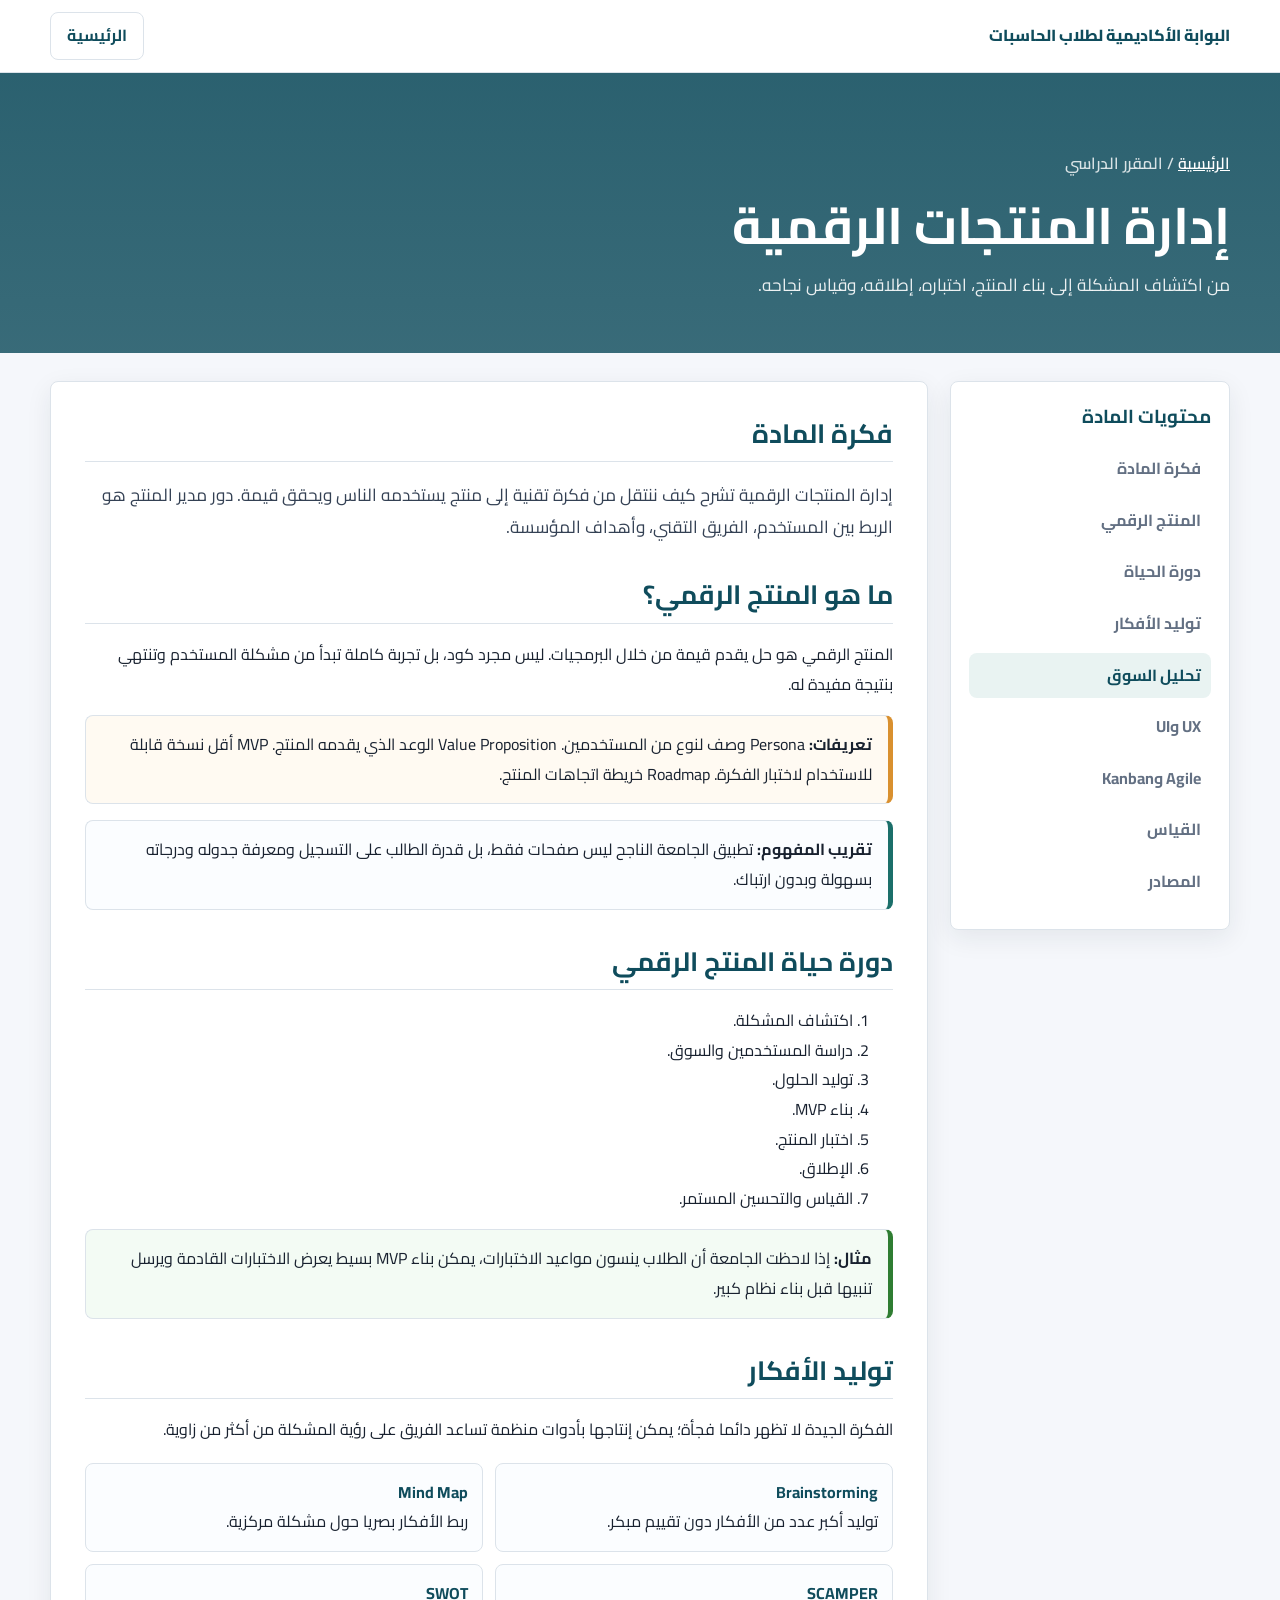
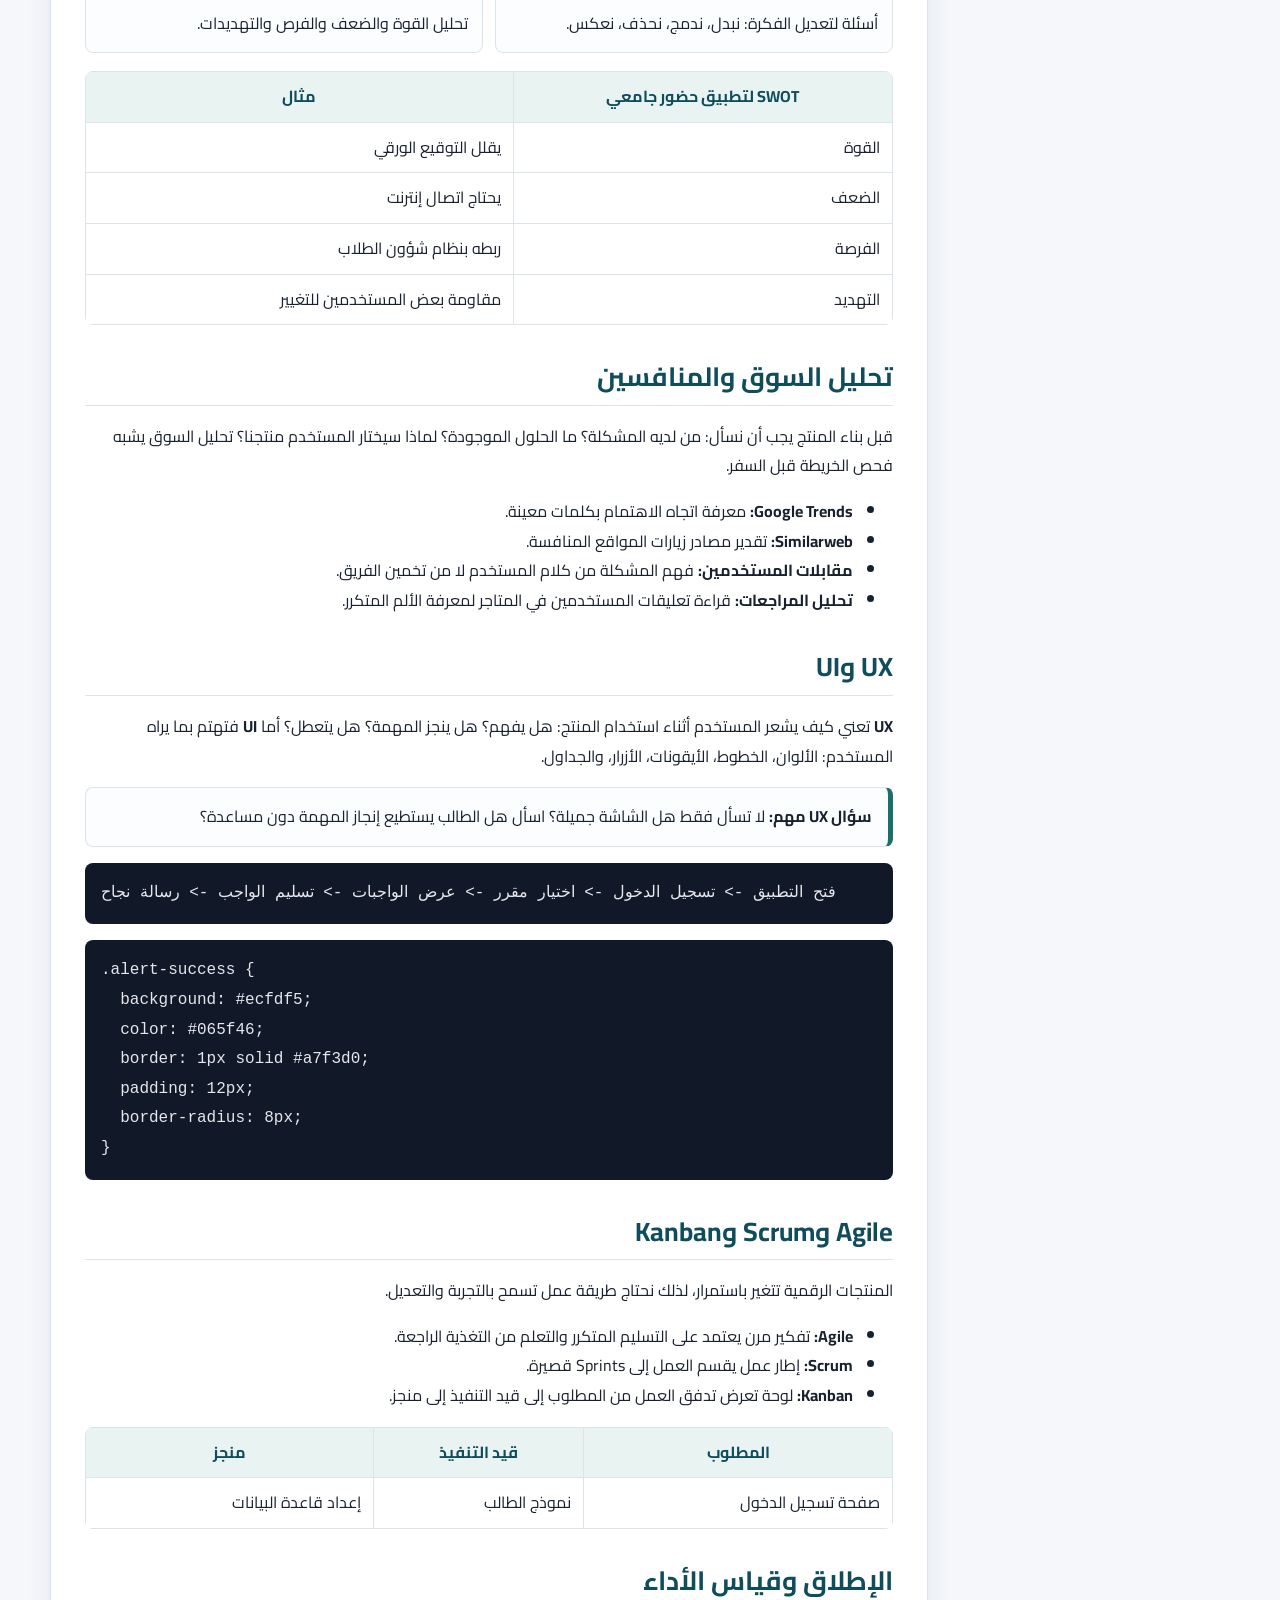
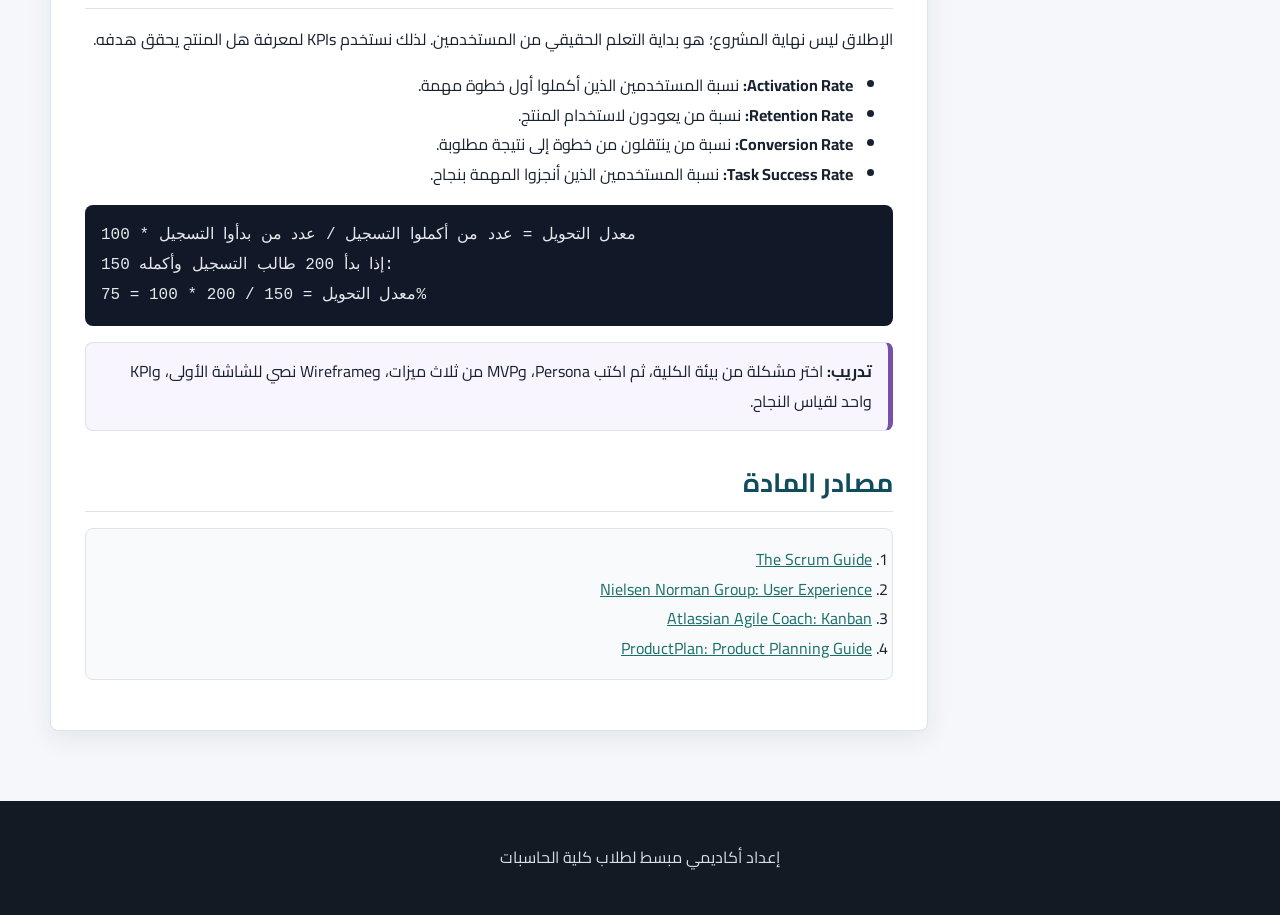
<file: product-management.html>
<!DOCTYPE html>
<html lang="ar" dir="rtl">
<head>
  <meta charset="UTF-8">
  <meta name="viewport" content="width=device-width, initial-scale=1.0">
  <title>إدارة المنتجات الرقمية</title>
  <meta name="description" content="ملخص موسع لمادة إدارة المنتجات الرقمية مع أمثلة وتدريبات ومصادر.">
  <link rel="stylesheet" href="styles.css">
</head>
<body>
  <header>
    <div class="container header-content">
      <div class="header-title">البوابة الأكاديمية لطلاب الحاسبات</div>
      <ul class="nav-links">
        <li><a href="index.html">الرئيسية</a></li>
      </ul>
    </div>
  </header>

  <section class="course-header">
    <div class="container">
      <div class="breadcrumb"><a href="index.html">الرئيسية</a> / المقرر الدراسي</div>
      <h1>إدارة المنتجات الرقمية</h1>
      <p class="course-subtitle">من اكتشاف المشكلة إلى بناء المنتج، اختباره، إطلاقه، وقياس نجاحه.</p>
    </div>
  </section>

  <main class="container content-wrapper">
    <aside>
      <nav class="toc">
        <h3>محتويات المادة</h3>
        <ul>
          <li><a href="#idea">فكرة المادة</a></li>
          <li><a href="#product">المنتج الرقمي</a></li>
          <li><a href="#lifecycle">دورة الحياة</a></li>
          <li><a href="#ideas">توليد الأفكار</a></li>
          <li><a href="#market">تحليل السوق</a></li>
          <li><a href="#uxui">UX وUI</a></li>
          <li><a href="#agile">Agile وKanban</a></li>
          <li><a href="#metrics">القياس</a></li>
          <li><a href="#sources">المصادر</a></li>
        </ul>
      </nav>
    </aside>

    <section class="course-content">
      <h2 id="idea">فكرة المادة</h2>
      <p class="lead">إدارة المنتجات الرقمية تشرح كيف ننتقل من فكرة تقنية إلى منتج يستخدمه الناس ويحقق قيمة. دور مدير المنتج هو الربط بين المستخدم، الفريق التقني، وأهداف المؤسسة.</p>

      <h2 id="product">ما هو المنتج الرقمي؟</h2>
      <p>المنتج الرقمي هو حل يقدم قيمة من خلال البرمجيات. ليس مجرد كود، بل تجربة كاملة تبدأ من مشكلة المستخدم وتنتهي بنتيجة مفيدة له.</p>
      <div class="definition"><strong>تعريفات:</strong> Persona وصف لنوع من المستخدمين. Value Proposition الوعد الذي يقدمه المنتج. MVP أقل نسخة قابلة للاستخدام لاختبار الفكرة. Roadmap خريطة اتجاهات المنتج.</div>
      <div class="note"><strong>تقريب المفهوم:</strong> تطبيق الجامعة الناجح ليس صفحات فقط، بل قدرة الطالب على التسجيل ومعرفة جدوله ودرجاته بسهولة وبدون ارتباك.</div>

      <h2 id="lifecycle">دورة حياة المنتج الرقمي</h2>
      <ol>
        <li>اكتشاف المشكلة.</li>
        <li>دراسة المستخدمين والسوق.</li>
        <li>توليد الحلول.</li>
        <li>بناء MVP.</li>
        <li>اختبار المنتج.</li>
        <li>الإطلاق.</li>
        <li>القياس والتحسين المستمر.</li>
      </ol>
      <div class="example"><strong>مثال:</strong> إذا لاحظت الجامعة أن الطلاب ينسون مواعيد الاختبارات، يمكن بناء MVP بسيط يعرض الاختبارات القادمة ويرسل تنبيها قبل بناء نظام كبير.</div>

      <h2 id="ideas">توليد الأفكار</h2>
      <p>الفكرة الجيدة لا تظهر دائما فجأة؛ يمكن إنتاجها بأدوات منظمة تساعد الفريق على رؤية المشكلة من أكثر من زاوية.</p>
      <div class="key-grid">
        <div class="mini-card"><strong>Brainstorming</strong><br>توليد أكبر عدد من الأفكار دون تقييم مبكر.</div>
        <div class="mini-card"><strong>Mind Map</strong><br>ربط الأفكار بصريا حول مشكلة مركزية.</div>
        <div class="mini-card"><strong>SCAMPER</strong><br>أسئلة لتعديل الفكرة: نبدل، ندمج، نحذف، نعكس.</div>
        <div class="mini-card"><strong>SWOT</strong><br>تحليل القوة والضعف والفرص والتهديدات.</div>
      </div>
      <table>
        <thead>
          <tr><th>SWOT لتطبيق حضور جامعي</th><th>مثال</th></tr>
        </thead>
        <tbody>
          <tr><td>القوة</td><td>يقلل التوقيع الورقي</td></tr>
          <tr><td>الضعف</td><td>يحتاج اتصال إنترنت</td></tr>
          <tr><td>الفرصة</td><td>ربطه بنظام شؤون الطلاب</td></tr>
          <tr><td>التهديد</td><td>مقاومة بعض المستخدمين للتغيير</td></tr>
        </tbody>
      </table>

      <h2 id="market">تحليل السوق والمنافسين</h2>
      <p>قبل بناء المنتج يجب أن نسأل: من لديه المشكلة؟ ما الحلول الموجودة؟ لماذا سيختار المستخدم منتجنا؟ تحليل السوق يشبه فحص الخريطة قبل السفر.</p>
      <ul>
        <li><strong>Google Trends:</strong> معرفة اتجاه الاهتمام بكلمات معينة.</li>
        <li><strong>Similarweb:</strong> تقدير مصادر زيارات المواقع المنافسة.</li>
        <li><strong>مقابلات المستخدمين:</strong> فهم المشكلة من كلام المستخدم لا من تخمين الفريق.</li>
        <li><strong>تحليل المراجعات:</strong> قراءة تعليقات المستخدمين في المتاجر لمعرفة الألم المتكرر.</li>
      </ul>

      <h2 id="uxui">UX وUI</h2>
      <p><strong>UX</strong> تعني كيف يشعر المستخدم أثناء استخدام المنتج: هل يفهم؟ هل ينجز المهمة؟ هل يتعطل؟ أما <strong>UI</strong> فتهتم بما يراه المستخدم: الألوان، الخطوط، الأيقونات، الأزرار، والجداول.</p>
      <div class="note"><strong>سؤال UX مهم:</strong> لا تسأل فقط هل الشاشة جميلة؟ اسأل هل الطالب يستطيع إنجاز المهمة دون مساعدة؟</div>
      <pre><code>فتح التطبيق -> تسجيل الدخول -> اختيار مقرر -> عرض الواجبات -> تسليم الواجب -> رسالة نجاح</code></pre>
      <pre><code>.alert-success {
  background: #ecfdf5;
  color: #065f46;
  border: 1px solid #a7f3d0;
  padding: 12px;
  border-radius: 8px;
}</code></pre>

      <h2 id="agile">Agile وScrum وKanban</h2>
      <p>المنتجات الرقمية تتغير باستمرار، لذلك نحتاج طريقة عمل تسمح بالتجربة والتعديل.</p>
      <ul>
        <li><strong>Agile:</strong> تفكير مرن يعتمد على التسليم المتكرر والتعلم من التغذية الراجعة.</li>
        <li><strong>Scrum:</strong> إطار عمل يقسم العمل إلى Sprints قصيرة.</li>
        <li><strong>Kanban:</strong> لوحة تعرض تدفق العمل من المطلوب إلى قيد التنفيذ إلى منجز.</li>
      </ul>
      <table>
        <thead><tr><th>المطلوب</th><th>قيد التنفيذ</th><th>منجز</th></tr></thead>
        <tbody><tr><td>صفحة تسجيل الدخول</td><td>نموذج الطالب</td><td>إعداد قاعدة البيانات</td></tr></tbody>
      </table>

      <h2 id="metrics">الإطلاق وقياس الأداء</h2>
      <p>الإطلاق ليس نهاية المشروع؛ هو بداية التعلم الحقيقي من المستخدمين. لذلك نستخدم KPIs لمعرفة هل المنتج يحقق هدفه.</p>
      <ul>
        <li><strong>Activation Rate:</strong> نسبة المستخدمين الذين أكملوا أول خطوة مهمة.</li>
        <li><strong>Retention Rate:</strong> نسبة من يعودون لاستخدام المنتج.</li>
        <li><strong>Conversion Rate:</strong> نسبة من ينتقلون من خطوة إلى نتيجة مطلوبة.</li>
        <li><strong>Task Success Rate:</strong> نسبة المستخدمين الذين أنجزوا المهمة بنجاح.</li>
      </ul>
      <pre><code>معدل التحويل = عدد من أكملوا التسجيل / عدد من بدأوا التسجيل * 100
إذا بدأ 200 طالب التسجيل وأكمله 150:
معدل التحويل = 150 / 200 * 100 = 75%</code></pre>
      <div class="task"><strong>تدريب:</strong> اختر مشكلة من بيئة الكلية، ثم اكتب Persona، وMVP من ثلاث ميزات، وWireframe نصي للشاشة الأولى، وKPI واحد لقياس النجاح.</div>

      <h2 id="sources">مصادر المادة</h2>
      <ol class="sources">
        <li><a href="https://scrumguides.org/scrum-guide.html">The Scrum Guide</a></li>
        <li><a href="https://www.nngroup.com/articles/definition-user-experience/">Nielsen Norman Group: User Experience</a></li>
        <li><a href="https://www.atlassian.com/agile/kanban">Atlassian Agile Coach: Kanban</a></li>
        <li><a href="https://www.productplan.com/learn/product-planning/">ProductPlan: Product Planning Guide</a></li>
      </ol>
    </section>
  </main>

  <footer>
    <div class="container"><p>إعداد أكاديمي مبسط لطلاب كلية الحاسبات</p></div>
  </footer>
  <script src="script.js"></script>
</body>
</html>
</file>
<file: styles.css>
@import url('https://fonts.googleapis.com/css2?family=Cairo:wght@400;600;700;800&display=swap');

:root {
  --ink: #18212f;
  --muted: #637083;
  --brand: #0f4c5c;
  --brand-2: #1b6f6a;
  --accent: #d9902f;
  --bg: #f5f7fb;
  --surface: #ffffff;
  --soft: #e9f3f2;
  --line: #dce3ea;
  --code: #111827;
  --radius: 8px;
  --shadow: 0 8px 26px rgba(24, 33, 47, 0.08);
}

* {
  box-sizing: border-box;
}

html {
  scroll-behavior: smooth;
}

body {
  margin: 0;
  direction: rtl;
  font-family: "Cairo", Arial, sans-serif;
  color: var(--ink);
  background: var(--bg);
  line-height: 1.85;
}

a {
  color: var(--brand-2);
}

.container {
  width: min(1180px, calc(100% - 32px));
  margin: 0 auto;
}

header {
  position: sticky;
  top: 0;
  z-index: 10;
  background: var(--surface);
  border-bottom: 1px solid var(--line);
}

.header-content {
  display: flex;
  align-items: center;
  justify-content: space-between;
  gap: 20px;
  min-height: 72px;
}

.header-title {
  font-weight: 800;
  color: var(--brand);
}

.nav-links {
  display: flex;
  align-items: center;
  gap: 12px;
  padding: 0;
  margin: 0;
  list-style: none;
}

.nav-links a,
.btn {
  display: inline-flex;
  align-items: center;
  justify-content: center;
  min-height: 42px;
  padding: 8px 16px;
  border-radius: 8px;
  text-decoration: none;
  font-weight: 700;
  border: 1px solid var(--line);
  color: var(--brand);
  background: var(--surface);
}

.btn {
  color: #fff;
  background: var(--brand);
  border-color: var(--brand);
}

.btn-secondary {
  color: var(--brand);
  background: var(--surface);
  border-color: var(--brand);
}

.btn:hover,
.nav-links a:hover {
  border-color: var(--accent);
}

.hero,
.course-header {
  background:
    linear-gradient(rgba(15, 76, 92, 0.88), rgba(15, 76, 92, 0.82)),
    url("https://images.unsplash.com/photo-1516321318423-f06f85e504b3?auto=format&fit=crop&w=1600&q=80") center/cover;
  color: #fff;
  padding: 76px 0 52px;
}

.hero h1,
.course-header h1 {
  margin: 0 0 12px;
  font-size: clamp(2rem, 4vw, 3.6rem);
  line-height: 1.25;
  letter-spacing: 0;
}

.hero p,
.course-subtitle {
  max-width: 860px;
  margin: 0;
  color: rgba(255, 255, 255, 0.9);
  font-size: 1.08rem;
}

.breadcrumb {
  margin-bottom: 14px;
  color: rgba(255, 255, 255, 0.82);
  font-weight: 600;
}

.breadcrumb a {
  color: #fff;
}

.courses-section {
  padding: 46px 0 70px;
}

.page-actions {
  display: flex;
  justify-content: flex-start;
  gap: 10px;
  padding-top: 18px;
}

.section-title {
  margin: 0 0 26px;
  color: var(--brand);
  font-size: 2rem;
}

.grid {
  display: grid;
  grid-template-columns: repeat(3, minmax(0, 1fr));
  gap: 18px;
}

.card {
  background: var(--surface);
  border: 1px solid var(--line);
  border-radius: var(--radius);
  box-shadow: var(--shadow);
  overflow: hidden;
}

.card-header {
  padding: 18px;
  background: var(--soft);
  border-bottom: 1px solid var(--line);
}

.card-title {
  color: var(--brand);
  font-size: 1.25rem;
  font-weight: 800;
}

.card-body {
  padding: 18px;
}

.card-text {
  min-height: 130px;
  margin: 0 0 18px;
  color: var(--muted);
}

.content-wrapper {
  display: grid;
  grid-template-columns: 280px minmax(0, 1fr);
  gap: 22px;
  padding: 28px 0 70px;
}

.toc {
  position: sticky;
  top: 92px;
  background: var(--surface);
  border: 1px solid var(--line);
  border-radius: var(--radius);
  padding: 18px;
  box-shadow: var(--shadow);
}

.toc h3 {
  margin: 0 0 12px;
  color: var(--brand);
}

.toc ul {
  list-style: none;
  margin: 0;
  padding: 0;
}

.toc li {
  margin: 6px 0;
}

.toc a {
  display: block;
  padding: 8px 10px;
  border-radius: 8px;
  text-decoration: none;
  color: var(--muted);
  font-weight: 700;
}

.toc a.active,
.toc a:hover {
  color: var(--brand);
  background: var(--soft);
}

.course-content {
  background: var(--surface);
  border: 1px solid var(--line);
  border-radius: var(--radius);
  padding: clamp(18px, 3vw, 34px);
  box-shadow: var(--shadow);
}

.course-content h2 {
  margin: 34px 0 12px;
  padding-bottom: 10px;
  border-bottom: 1px solid var(--line);
  color: var(--brand);
  font-size: 1.65rem;
  line-height: 1.35;
}

.course-content h2:first-child {
  margin-top: 0;
}

.course-content h3 {
  margin: 24px 0 10px;
  color: var(--brand-2);
  font-size: 1.2rem;
}

.lead {
  font-size: 1.08rem;
  color: #344154;
}

.key-grid {
  display: grid;
  grid-template-columns: repeat(2, minmax(0, 1fr));
  gap: 12px;
  margin: 18px 0;
}

.note,
.definition,
.example,
.task {
  border: 1px solid var(--line);
  border-right: 5px solid var(--brand-2);
  border-radius: var(--radius);
  padding: 14px 16px;
  background: #fbfdff;
  margin: 16px 0;
}

.definition {
  border-right-color: var(--accent);
  background: #fffaf2;
}

.example {
  border-right-color: #2f7d32;
  background: #f3fbf4;
}

.task {
  border-right-color: #7551a7;
  background: #f8f5ff;
}

.mini-card {
  padding: 14px;
  background: #fbfdff;
  border: 1px solid var(--line);
  border-radius: var(--radius);
}

.mini-card strong {
  color: var(--brand);
}

table {
  width: 100%;
  border-collapse: collapse;
  margin: 16px 0;
  overflow: hidden;
  border-radius: var(--radius);
}

th,
td {
  border: 1px solid var(--line);
  padding: 10px 12px;
  vertical-align: top;
}

th {
  background: var(--soft);
  color: var(--brand);
}

pre,
code {
  direction: ltr;
  text-align: left;
  font-family: Consolas, "Courier New", monospace;
}

code {
  padding: 2px 5px;
  border-radius: 5px;
  background: #edf2f7;
  color: #a33b20;
}

pre {
  overflow-x: auto;
  padding: 16px;
  border-radius: var(--radius);
  background: var(--code);
  color: #e5e7eb;
}

pre code {
  padding: 0;
  background: transparent;
  color: inherit;
}

.sources {
  padding: 16px 20px;
  background: #f8fafc;
  border: 1px solid var(--line);
  border-radius: var(--radius);
}

.result-modal[hidden] {
  display: none;
}

.result-modal {
  position: fixed;
  inset: 0;
  z-index: 50;
  display: grid;
  place-items: center;
  padding: 20px;
}

.result-modal__backdrop {
  position: absolute;
  inset: 0;
  background: rgba(18, 26, 36, 0.62);
}

.result-modal__dialog {
  position: relative;
  width: min(520px, 100%);
  background: var(--surface);
  border-radius: var(--radius);
  border: 1px solid var(--line);
  box-shadow: 0 24px 80px rgba(18, 26, 36, 0.28);
  padding: 22px;
}

.result-modal__dialog h2 {
  margin: 0 0 14px;
  color: var(--brand);
}

.result-modal__close {
  position: absolute;
  top: 12px;
  left: 12px;
  width: 36px;
  height: 36px;
  border: 1px solid var(--line);
  border-radius: 50%;
  background: #fff;
  color: var(--ink);
  font-size: 24px;
  line-height: 1;
  cursor: pointer;
}

.student-preview {
  max-width: 360px;
  margin: 0 auto;
  padding: 16px;
  border: 1px solid var(--line);
  border-radius: var(--radius);
  background: #fbfdff;
}

.student-preview__image {
  display: grid;
  place-items: center;
  aspect-ratio: 16 / 9;
  border-radius: var(--radius);
  background: var(--soft);
  color: var(--brand);
  font-weight: 800;
  border: 1px dashed var(--brand-2);
}

.student-preview h3 {
  margin: 14px 0 6px;
  color: var(--brand);
}

.student-preview p {
  margin: 0 0 14px;
  color: var(--muted);
}

.student-preview button {
  width: 100%;
  min-height: 42px;
  border: 0;
  border-radius: var(--radius);
  background: var(--brand);
  color: #fff;
  font-weight: 800;
}

footer {
  padding: 26px 0;
  background: #121a24;
  color: #d8dee8;
  text-align: center;
}

@media (max-width: 900px) {
  .grid,
  .content-wrapper,
  .key-grid {
    grid-template-columns: 1fr;
  }

  .toc {
    position: static;
  }

  .card-text {
    min-height: auto;
  }

  .header-content {
    align-items: flex-start;
    flex-direction: column;
    padding: 12px 0;
  }
}

@media print {
  header,
  footer,
  .toc,
  .page-actions,
  .result-modal {
    display: none !important;
  }

  body {
    background: #fff;
    color: #000;
  }

  .course-header {
    color: #000;
    background: #fff;
    padding: 0 0 18px;
  }

  .course-subtitle,
  .breadcrumb {
    color: #333;
  }

  .content-wrapper {
    display: block;
    padding: 0;
  }

  .course-content {
    border: 0;
    box-shadow: none;
    padding: 0;
  }

  a {
    color: #000;
    text-decoration: none;
  }
}
</file>
